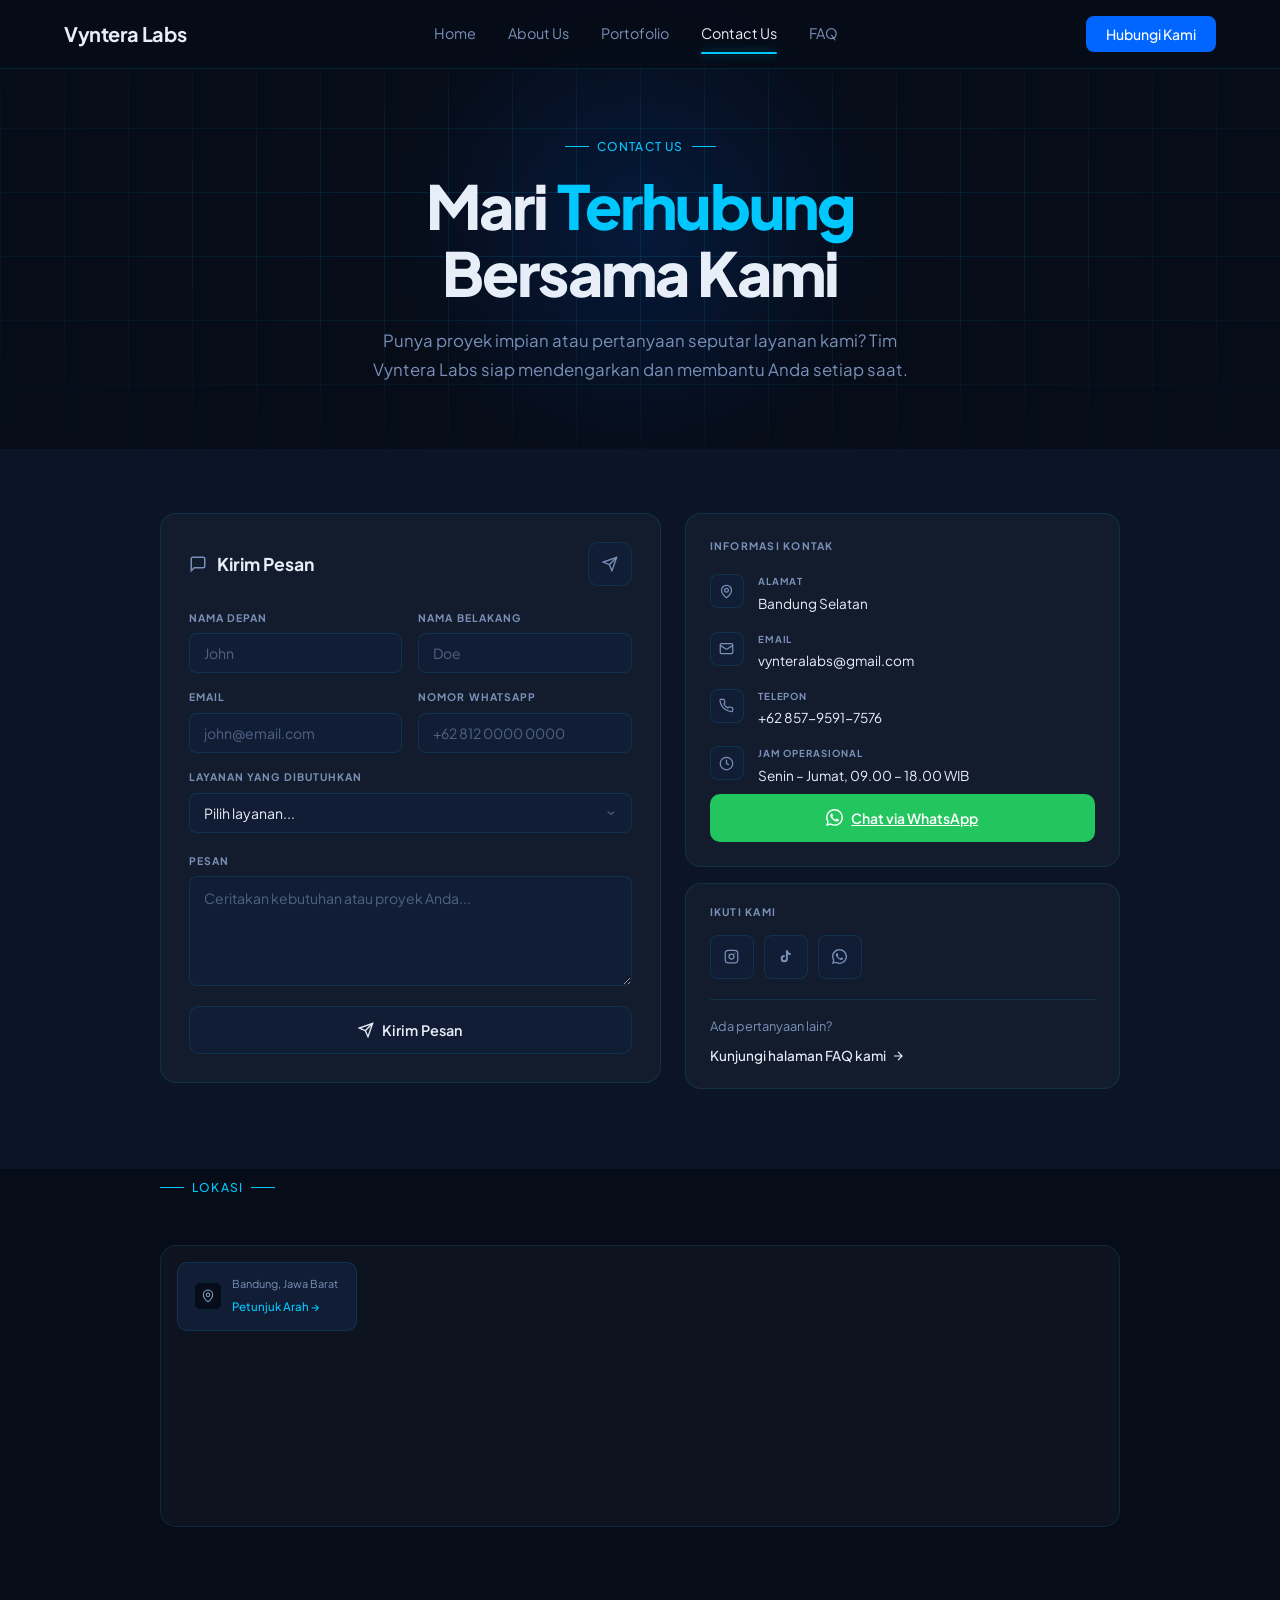
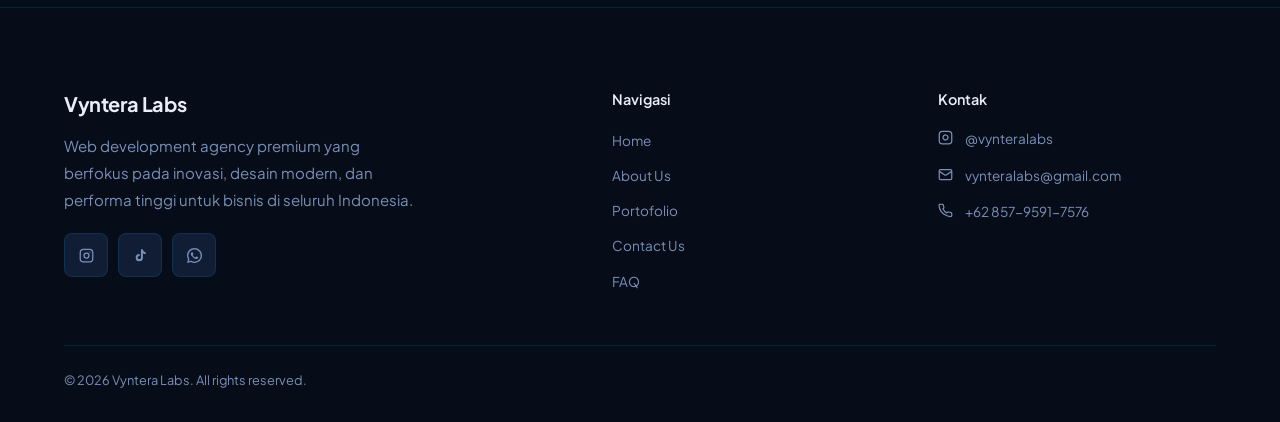
<file: contact.html>
<!DOCTYPE html>
<html lang="id">
<head>
<meta charset="UTF-8" />
<meta name="viewport" content="width=device-width, initial-scale=1.0" />
<title>Vyntera Labs – Wujudkan Website Impianmu</title>
<link rel="icon" type="image/svg+xml" href="image/logo.svg" />
<link rel="preconnect" href="https://fonts.googleapis.com" />
<link rel="preconnect" href="https://fonts.gstatic.com" crossorigin />
<link href="https://fonts.googleapis.com/css2?family=Plus+Jakarta+Sans:wght@400;500;600;700;800&display=swap" rel="stylesheet" />
<link rel="stylesheet" href="Style/contact.css" />
<style>
  .form-status {
    display: none;
    margin-top: 14px;
    padding: 12px 16px;
    border-radius: 10px;
    font-size: 14px;
    font-weight: 500;
    line-height: 1.5;
  }
  .form-status.success {
    background: rgba(34, 197, 94, 0.12);
    color: #16a34a;
    border: 1px solid rgba(34, 197, 94, 0.3);
  }
  .form-status.error {
    background: rgba(239, 68, 68, 0.12);
    color: #dc2626;
    border: 1px solid rgba(239, 68, 68, 0.3);
  }
  .form-status.info {
    background: rgba(59, 130, 246, 0.12);
    color: #2563eb;
    border: 1px solid rgba(59, 130, 246, 0.3);
  }
  .btn-submit:disabled {
    opacity: 0.6;
    cursor: not-allowed;
  }
</style>
</head>
<body>

<!-- NAV -->
<nav>
  <a class="nav-logo" href="#">Vyntera Labs</a>
  <ul class="nav-links">
    <li><a href="index.html">Home</a></li>
    <li><a href="about.html">About Us</a></li>
    <li><a href="portofolio.html">Portofolio</a></li>
    <li><a href="contact.html" class="active">Contact Us</a></li>
    <li><a href="faq.html">FAQ</a></li>
  </ul>
  <button class="btn-nav">Hubungi Kami</button>
</nav>

<!-- HERO -->
<section class="hero-contact">
  <div class="grid-bg"></div>
  <div class="glow"></div>
  <div class="hero-contact-content fade-up">
    <span class="section-label">Contact Us</span>
    <h1>Mari <span>Terhubung</span><br>Bersama Kami</h1>
    <p>Punya proyek impian atau pertanyaan seputar layanan kami? Tim Vyntera Labs siap mendengarkan dan membantu Anda setiap saat.</p>
  </div>
</section>

<!-- CONTACT SECTION -->
<section class="contact-section">
  <div class="contact-wrapper">

    <!-- FORM CARD -->
    <div class="form-card fade-up">
      <div class="card-glow"></div>

      <div class="form-card-header">
        <svg width="18" height="18" fill="none" stroke="currentColor" stroke-width="2" viewBox="0 0 24 24" style="color:var(--muted)"><path d="M21 15a2 2 0 0 1-2 2H7l-4 4V5a2 2 0 0 1 2-2h14a2 2 0 0 1 2 2z"/></svg>
        <h2>Kirim Pesan</h2>
        <div class="send-icon">
          <svg width="16" height="16" fill="none" stroke="currentColor" stroke-width="2" viewBox="0 0 24 24"><path d="m22 2-7 20-4-9-9-4 20-7z"/><path d="M22 2 11 13"/></svg>
        </div>
      </div>

      <form id="contactForm" action="https://formsubmit.co/vynteralabs@gmail.com" method="POST">
        <input type="hidden" name="_subject" value="Pesan Baru dari Website Vyntera Labs" />
        <input type="hidden" name="_template" value="table" />
        <input type="hidden" name="_captcha" value="false" />
        <input type="text" name="_honey" style="display:none" tabindex="-1" autocomplete="off" />

        <div class="form-grid">
          <div class="form-group">
            <label>Nama Depan</label>
            <input type="text" name="first_name" placeholder="John" required />
          </div>
          <div class="form-group">
            <label>Nama Belakang</label>
            <input type="text" name="last_name" placeholder="Doe" required />
          </div>
          <div class="form-group">
            <label>Email</label>
            <input type="email" name="email" placeholder="john@email.com" required />
          </div>
          <div class="form-group">
            <label>Nomor WhatsApp</label>
            <input type="tel" name="whatsapp" placeholder="+62 812 0000 0000" required />
          </div>
        </div>

        <div class="form-group full">
          <label>Layanan yang Dibutuhkan</label>
          <select name="service" required>
            <option value="" disabled selected>Pilih layanan...</option>
            <option>Landing Page</option>
            <option>Company Profile</option>
            <option>Web Application</option>
            <option>UI/UX Design</option>
            <option>Maintenance & Support</option>
            <option>Lainnya</option>
          </select>
        </div>

        <div class="form-group full">
          <label>Pesan</label>
          <textarea name="message" placeholder="Ceritakan kebutuhan atau proyek Anda..." required></textarea>
        </div>

        <button type="submit" class="btn-submit">
          <svg width="16" height="16" fill="none" stroke="currentColor" stroke-width="2" viewBox="0 0 24 24"><path d="m22 2-7 20-4-9-9-4 20-7z"/><path d="M22 2 11 13"/></svg>
          <span class="btn-submit-text">Kirim Pesan</span>
        </button>

        <div id="formStatus" class="form-status"></div>
      </form>
    </div>

    <!-- RIGHT COLUMN -->
    <div class="right-col fade-up">

      <!-- INFO CARD -->
      <div class="info-card">
        <div class="card-glow"></div>
        <p class="info-card-label">Informasi Kontak</p>

        <div class="info-item">
          <div class="info-icon">
            <svg width="15" height="15" fill="none" stroke="currentColor" stroke-width="2" viewBox="0 0 24 24"><path d="M20 10c0 6-8 12-8 12s-8-6-8-12a8 8 0 0 1 16 0Z"/><circle cx="12" cy="10" r="3"/></svg>
          </div>
          <div>
            <p class="info-item-label">Alamat</p>
            <p class="info-item-value">Bandung Selatan</p>
          </div>
        </div>

        <div class="info-item">
          <div class="info-icon">
            <svg width="15" height="15" fill="none" stroke="currentColor" stroke-width="2" viewBox="0 0 24 24"><rect width="20" height="16" x="2" y="4" rx="2"/><path d="m22 7-8.97 5.7a1.94 1.94 0 0 1-2.06 0L2 7"/></svg>
          </div>
          <div>
            <p class="info-item-label">Email</p>
            <p class="info-item-value">vynteralabs@gmail.com</p>
          </div>
        </div>

        <div class="info-item">
          <div class="info-icon">
            <svg width="15" height="15" fill="none" stroke="currentColor" stroke-width="2" viewBox="0 0 24 24"><path d="M22 16.92v3a2 2 0 0 1-2.18 2 19.79 19.79 0 0 1-8.63-3.07A19.5 19.5 0 0 1 4.69 13a19.79 19.79 0 0 1-3.07-8.67A2 2 0 0 1 3.6 2h3a2 2 0 0 1 2 1.72c.127.96.361 1.903.7 2.81a2 2 0 0 1-.45 2.11L7.91 9.56a16 16 0 0 0 6.29 6.29l.94-.94a2 2 0 0 1 2.11-.45c.907.339 1.85.573 2.81.7A2 2 0 0 1 22 17z"/></svg>
          </div>
          <div>
            <p class="info-item-label">Telepon</p>
            <p class="info-item-value">+62 857-9591-7576</p>
          </div>
        </div>

        <div class="info-item" style="margin-bottom:0">
          <div class="info-icon">
            <svg width="15" height="15" fill="none" stroke="currentColor" stroke-width="2" viewBox="0 0 24 24"><circle cx="12" cy="12" r="10"/><path d="M12 6v6l4 2"/></svg>
          </div>
          <div>
            <p class="info-item-label">Jam Operasional</p>
            <p class="info-item-value">Senin – Jumat, 09.00 – 18.00 WIB</p>
          </div>
        </div>

        <a href="https://wa.me/6285795917576" target="_blank" rel="noopener" class="btn-wa">
          <svg width="17" height="17" fill="currentColor" viewBox="0 0 24 24"><path d="M17.472 14.382c-.297-.149-1.758-.867-2.03-.967-.273-.099-.471-.148-.67.15-.197.297-.767.966-.94 1.164-.173.199-.347.223-.644.075-.297-.15-1.255-.463-2.39-1.475-.883-.788-1.48-1.761-1.653-2.059-.173-.297-.018-.458.13-.606.134-.133.298-.347.446-.52.149-.174.198-.298.298-.497.099-.198.05-.371-.025-.52-.075-.149-.669-1.612-.916-2.207-.242-.579-.487-.5-.669-.51-.173-.008-.371-.01-.57-.01-.198 0-.52.074-.792.372-.272.297-1.04 1.016-1.04 2.479 0 1.462 1.065 2.875 1.213 3.074.149.198 2.096 3.2 5.077 4.487.709.306 1.262.489 1.694.625.712.227 1.36.195 1.871.118.571-.085 1.758-.719 2.006-1.413.248-.694.248-1.289.173-1.413-.074-.124-.272-.198-.57-.347m-5.421 7.403h-.004a9.87 9.87 0 0 1-5.031-1.378l-.361-.214-3.741.982.998-3.648-.235-.374a9.86 9.86 0 0 1-1.51-5.26c.001-5.45 4.436-9.884 9.888-9.884 2.64 0 5.122 1.03 6.988 2.898a9.825 9.825 0 0 1 2.893 6.994c-.003 5.45-4.437 9.884-9.885 9.884m8.413-18.297A11.815 11.815 0 0 0 12.05 0C5.495 0 .16 5.335.157 11.892c0 2.096.547 4.142 1.588 5.945L.057 24l6.305-1.654a11.882 11.882 0 0 0 5.683 1.448h.005c6.554 0 11.89-5.335 11.893-11.893a11.821 11.821 0 0 0-3.48-8.413z"/></svg>
          Chat via WhatsApp
        </a>
      </div>

      <!-- FOLLOW CARD -->
      <div class="follow-card">
        <div class="card-glow"></div>
        <p class="follow-label">Ikuti Kami</p>
        <div class="follow-icons">
         <a
  class="follow-icon-btn"
  href="https://www.instagram.com/vynteralabs?igsh=c3JsMW55Ymhma3Zh"
  target="_blank"
  rel="noopener"
  aria-label="Instagram"
>
  <svg width="15" height="15" fill="none" stroke="currentColor" stroke-width="2" viewBox="0 0 24 24">
    <rect width="20" height="20" x="2" y="2" rx="5" />
    <circle cx="12" cy="12" r="4" />
    <circle cx="17.5" cy="6.5" r="1" fill="currentColor" stroke="none" />
  </svg>
</a>

<a
  class="follow-icon-btn"
  href="https://www.tiktok.com/@vyntera_labs?is_from_webapp=1&sender_device=pc"
  target="_blank"
  rel="noopener"
  aria-label="TikTok"
>
  <svg width="15" height="15" viewBox="0 0 24 24" fill="currentColor">
    <path d="M19.59 6.69a4.83 4.83 0 0 1-3.77-4.35V2h-3.09v13.39a2.67 2.67 0 1 1-2.67-2.67c.21 0 .42.03.62.08V9.65c-.2-.02-.41-.03-.62-.03A5.76 5.76 0 1 0 15.82 15V8.24a7.88 7.88 0 0 0 4.59 1.47V6.69h-.82z" />
  </svg>
</a>

<a
  class="follow-icon-btn"
  href="https://wa.me/6285795917576"
  target="_blank"
  rel="noopener"
  aria-label="WhatsApp"
>
  <svg width="15" height="15" viewBox="0 0 24 24" fill="currentColor">
    <path d="M20.52 3.48A11.82 11.82 0 0 0 12.04 0C5.42 0 .04 5.38.04 12c0 2.12.55 4.19 1.6 6.02L0 24l6.18-1.62A11.94 11.94 0 0 0 12.04 24c6.62 0 12-5.38 12-12 0-3.2-1.25-6.21-3.52-8.52ZM12.04 21.86c-1.81 0-3.58-.49-5.12-1.41l-.37-.22-3.67.96.98-3.58-.24-.37A9.8 9.8 0 0 1 2.24 12c0-5.4 4.4-9.8 9.8-9.8 2.62 0 5.09 1.02 6.94 2.88a9.75 9.75 0 0 1 2.86 6.92c0 5.4-4.4 9.86-9.8 9.86Zm5.38-7.36c-.29-.15-1.73-.85-2-.95-.27-.1-.47-.15-.66.15-.2.29-.76.95-.94 1.15-.17.2-.34.22-.63.07-.29-.15-1.23-.45-2.34-1.44-.87-.77-1.46-1.72-1.63-2.01-.17-.29-.02-.45.13-.6.13-.13.29-.34.44-.51.15-.17.2-.29.29-.49.1-.2.05-.37-.02-.51-.07-.15-.66-1.58-.9-2.17-.24-.57-.48-.49-.66-.5h-.56c-.2 0-.51.07-.78.37-.27.29-1.02 1-.99 2.43.02 1.44 1.04 2.83 1.18 3.02.15.2 2.03 3.11 4.92 4.35.69.29 1.23.46 1.65.59.69.22 1.31.19 1.8.12.55-.08 1.73-.71 1.97-1.39.24-.68.24-1.27.17-1.39-.07-.12-.27-.19-.56-.34Z" />
  </svg>
</a>
          </button>
        </div>
        <div class="faq-link-wrap">
          <p>Ada pertanyaan lain?</p>
          <a href="faq.html" class="faq-link">
            Kunjungi halaman FAQ kami
            <svg width="14" height="14" fill="none" stroke="currentColor" stroke-width="2" viewBox="0 0 24 24"><path d="M5 12h14M12 5l7 7-7 7"/></svg>
          </a>
        </div>
      </div>

    </div>
  </div>
</section>
<!-- MAP SECTION -->
<div class="map-section">
  <div class="map-header fade-up">
    <span class="section-label">Lokasi</span>
  </div>
  <div class="map-wrapper fade-up">
    <div class="map-pin-card">
      <div class="map-pin-icon">
        <svg width="14" height="14" fill="none" stroke="currentColor" stroke-width="2" viewBox="0 0 24 24">
          <path d="M20 10c0 6-8 12-8 12s-8-6-8-12a8 8 0 0 1 16 0Z"/>
          <circle cx="12" cy="10" r="3"/>
        </svg>
      </div>
      <div>
        <p class="pin-sub">Bandung, Jawa Barat</p>
        <a href="https://maps.google.com/maps?q=Alun-Alun+Bandung" target="_blank" class="pin-direction">
          Petunjuk Arah →
        </a>
      </div>
    </div>
    <iframe
      src="https://www.google.com/maps/embed?pb=!1m18!1m12!1m3!1d3960.7!2d107.6097!3d-6.9218!2m3!1f0!2f0!3f0!3m2!1i1024!2i768!4f13.1!3m3!1m2!1s0x2e68e64c5e8866cx%3A0x9c39b479d1db5e!2sAlun-Alun+Bandung!5e0!3m2!1sid!2sid!4v1700000000000"
      allowfullscreen=""
      loading="lazy">
    </iframe>
  </div>
</div>
<!-- FOOTER -->
<footer>
  <div class="footer-grid">
    <div class="footer-brand">
      <a class="nav-logo" href="#">Vyntera Labs</a>
      <p>Web development agency premium yang berfokus pada inovasi, desain modern, dan performa tinggi untuk bisnis di seluruh Indonesia.</p>
      <div class="footer-socials">
      <div class="follow-icons">
        <a
  class="follow-icon-btn"
  href="https://www.instagram.com/vynteralabs?igsh=c3JsMW55Ymhma3Zh"
  target="_blank"
  rel="noopener"
  aria-label="Instagram"
>
  <svg width="15" height="15" fill="none" stroke="currentColor" stroke-width="2" viewBox="0 0 24 24">
    <rect width="20" height="20" x="2" y="2" rx="5" />
    <circle cx="12" cy="12" r="4" />
    <circle cx="17.5" cy="6.5" r="1" fill="currentColor" stroke="none" />
  </svg>
</a>

<a
  class="follow-icon-btn"
  href="https://www.tiktok.com/@vyntera_labs?is_from_webapp=1&sender_device=pc"
  target="_blank"
  rel="noopener"
  aria-label="TikTok"
>
  <svg width="15" height="15" viewBox="0 0 24 24" fill="currentColor">
    <path d="M19.59 6.69a4.83 4.83 0 0 1-3.77-4.35V2h-3.09v13.39a2.67 2.67 0 1 1-2.67-2.67c.21 0 .42.03.62.08V9.65c-.2-.02-.41-.03-.62-.03A5.76 5.76 0 1 0 15.82 15V8.24a7.88 7.88 0 0 0 4.59 1.47V6.69h-.82z" />
  </svg>
</a>

<a
  class="follow-icon-btn"
  href="https://wa.me/6285795917576"
  target="_blank"
  rel="noopener"
  aria-label="WhatsApp"
>
  <svg width="15" height="15" viewBox="0 0 24 24" fill="currentColor">
    <path d="M20.52 3.48A11.82 11.82 0 0 0 12.04 0C5.42 0 .04 5.38.04 12c0 2.12.55 4.19 1.6 6.02L0 24l6.18-1.62A11.94 11.94 0 0 0 12.04 24c6.62 0 12-5.38 12-12 0-3.2-1.25-6.21-3.52-8.52ZM12.04 21.86c-1.81 0-3.58-.49-5.12-1.41l-.37-.22-3.67.96.98-3.58-.24-.37A9.8 9.8 0 0 1 2.24 12c0-5.4 4.4-9.8 9.8-9.8 2.62 0 5.09 1.02 6.94 2.88a9.75 9.75 0 0 1 2.86 6.92c0 5.4-4.4 9.86-9.8 9.86Zm5.38-7.36c-.29-.15-1.73-.85-2-.95-.27-.1-.47-.15-.66.15-.2.29-.76.95-.94 1.15-.17.2-.34.22-.63.07-.29-.15-1.23-.45-2.34-1.44-.87-.77-1.46-1.72-1.63-2.01-.17-.29-.02-.45.13-.6.13-.13.29-.34.44-.51.15-.17.2-.29.29-.49.1-.2.05-.37-.02-.51-.07-.15-.66-1.58-.9-2.17-.24-.57-.48-.49-.66-.5h-.56c-.2 0-.51.07-.78.37-.27.29-1.02 1-.99 2.43.02 1.44 1.04 2.83 1.18 3.02.15.2 2.03 3.11 4.92 4.35.69.29 1.23.46 1.65.59.69.22 1.31.19 1.8.12.55-.08 1.73-.71 1.97-1.39.24-.68.24-1.27.17-1.39-.07-.12-.27-.19-.56-.34Z" />
  </svg>
</a>
          </button>
        </div>
      </div>
    </div>

    <div>
      <h4>Navigasi</h4>
      <ul>
        <li><a href="index.html">Home</a></li>
        <li><a href="about.html">About Us</a></li>
        <li><a href="portofolio.html">Portofolio</a></li>
        <li><a href="contact.html">Contact Us</a></li>
        <li><a href="faq.html">FAQ</a></li>
      </ul>
    </div>

    <div>
      <h4>Kontak</h4>
      <div class="footer-contact-item">
      <svg width="15" height="15" fill="none" stroke="currentColor" stroke-width="2" viewBox="0 0 24 24">
      <rect x="2" y="2" width="20" height="20" rx="5" ry="5"/>
      <path d="M16 11.37A4 4 0 1 1 12.63 8 4 4 0 0 1 16 11.37z"/>
      <line x1="17.5" y1="6.5" x2="17.51" y2="6.5"/>
    </svg>
  <span>@vynteralabs</span>
</div>
      <div class="footer-contact-item">
        <svg width="15" height="15" fill="none" stroke="currentColor" stroke-width="2" viewBox="0 0 24 24"><rect width="20" height="16" x="2" y="4" rx="2"/><path d="m22 7-8.97 5.7a1.94 1.94 0 0 1-2.06 0L2 7"/></svg>
        <span>vynteralabs@gmail.com</span>
      </div>
      <div class="footer-contact-item">
        <svg width="15" height="15" fill="none" stroke="currentColor" stroke-width="2" viewBox="0 0 24 24"><path d="M22 16.92v3a2 2 0 0 1-2.18 2 19.79 19.79 0 0 1-8.63-3.07A19.5 19.5 0 0 1 4.69 13a19.79 19.79 0 0 1-3.07-8.67A2 2 0 0 1 3.6 2h3a2 2 0 0 1 2 1.72c.127.96.361 1.903.7 2.81a2 2 0 0 1-.45 2.11L7.91 9.56a16 16 0 0 0 6.29 6.29l.94-.94a2 2 0 0 1 2.11-.45c.907.339 1.85.573 2.81.7A2 2 0 0 1 22 17z"/></svg>
        <span>+62 857-9591-7576</span>
      </div>
    </div>
  </div>

  <div class="footer-bottom">
    <p>© 2026 Vyntera Labs. All rights reserved.</p>
  </div>
</footer>

<script>
  /* Scroll animation */
  const observer = new IntersectionObserver((entries) => {
    entries.forEach(e => { if (e.isIntersecting) e.target.classList.add('visible'); });
  }, { threshold: 0.12 });
  document.querySelectorAll('.fade-up').forEach(el => observer.observe(el));

  /* ===== Contact form submission ===== */
  const contactForm = document.getElementById('contactForm');
  const formStatus = document.getElementById('formStatus');
  const submitBtn = contactForm.querySelector('.btn-submit');
  const submitBtnText = submitBtn.querySelector('.btn-submit-text');

  function showStatus(message, type) {
    formStatus.textContent = message;
    formStatus.className = 'form-status ' + type;
    formStatus.style.display = 'block';
  }

  function setLoading(isLoading) {
    submitBtn.disabled = isLoading;
    submitBtnText.textContent = isLoading ? 'Mengirim...' : 'Kirim Pesan';
  }

  contactForm.addEventListener('submit', async function (e) {
    e.preventDefault();
    setLoading(true);
    formStatus.style.display = 'none';

    const formData = new FormData(contactForm);
    const payload = {};
    formData.forEach((value, key) => { payload[key] = value; });

    try {
      const response = await fetch('https://formsubmit.co/ajax/vynteralabs@gmail.com', {
        method: 'POST',
        headers: {
          'Content-Type': 'application/json',
          'Accept': 'application/json'
        },
        body: JSON.stringify(payload)
      });

      let data = null;
      try { data = await response.json(); } catch (_) {}

      if (response.ok && data && (data.success === true || data.success === 'true')) {
        showStatus('Pesan berhasil terkirim! Tim kami akan segera menghubungi Anda.', 'success');
        setLoading(false);
        return;
      }

      throw new Error((data && data.message) || 'Gagal mengirim via AJAX');

    } catch (err) {
      console.warn('AJAX submit gagal, fallback ke submit form biasa:', err);
      showStatus('Mengirim pesan, mohon tunggu...', 'info');
      contactForm.submit();
    }
  });
</script>
<script src="script.js"></script>

</body>
</html>
</file>
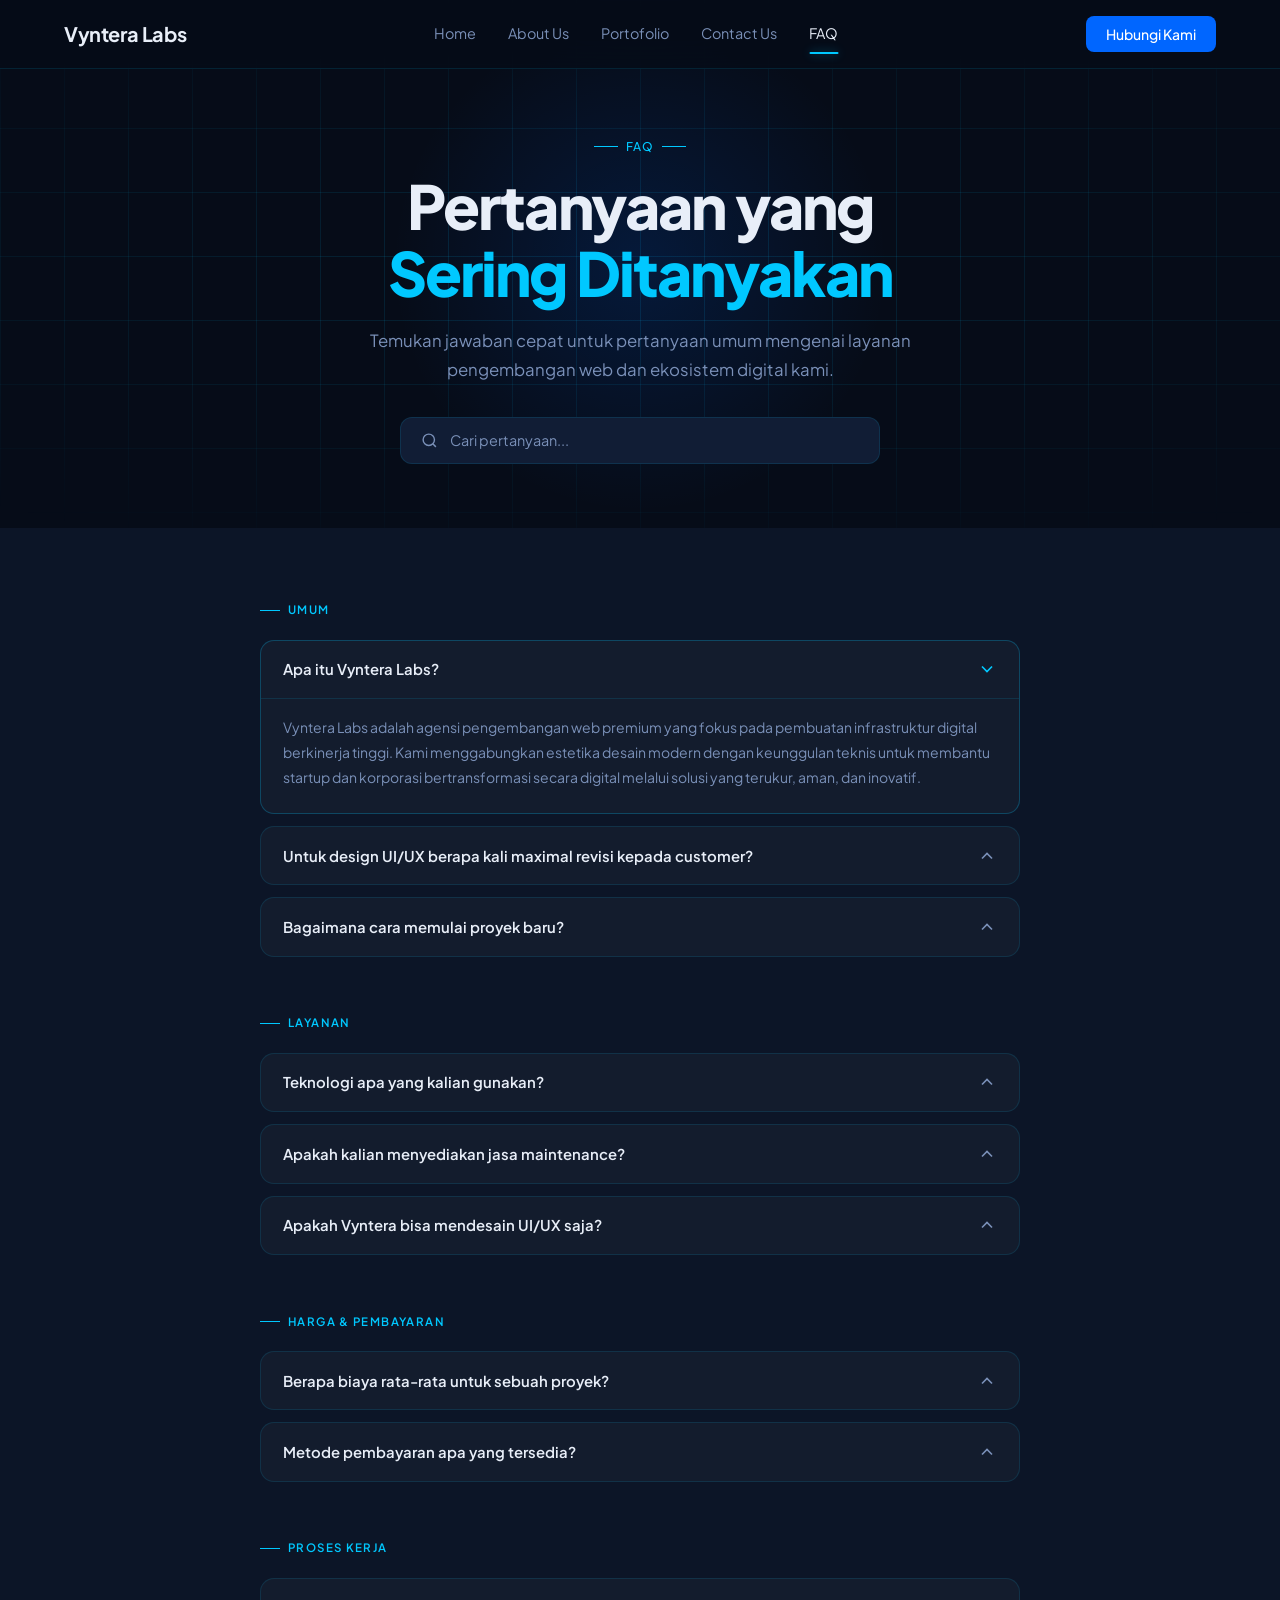
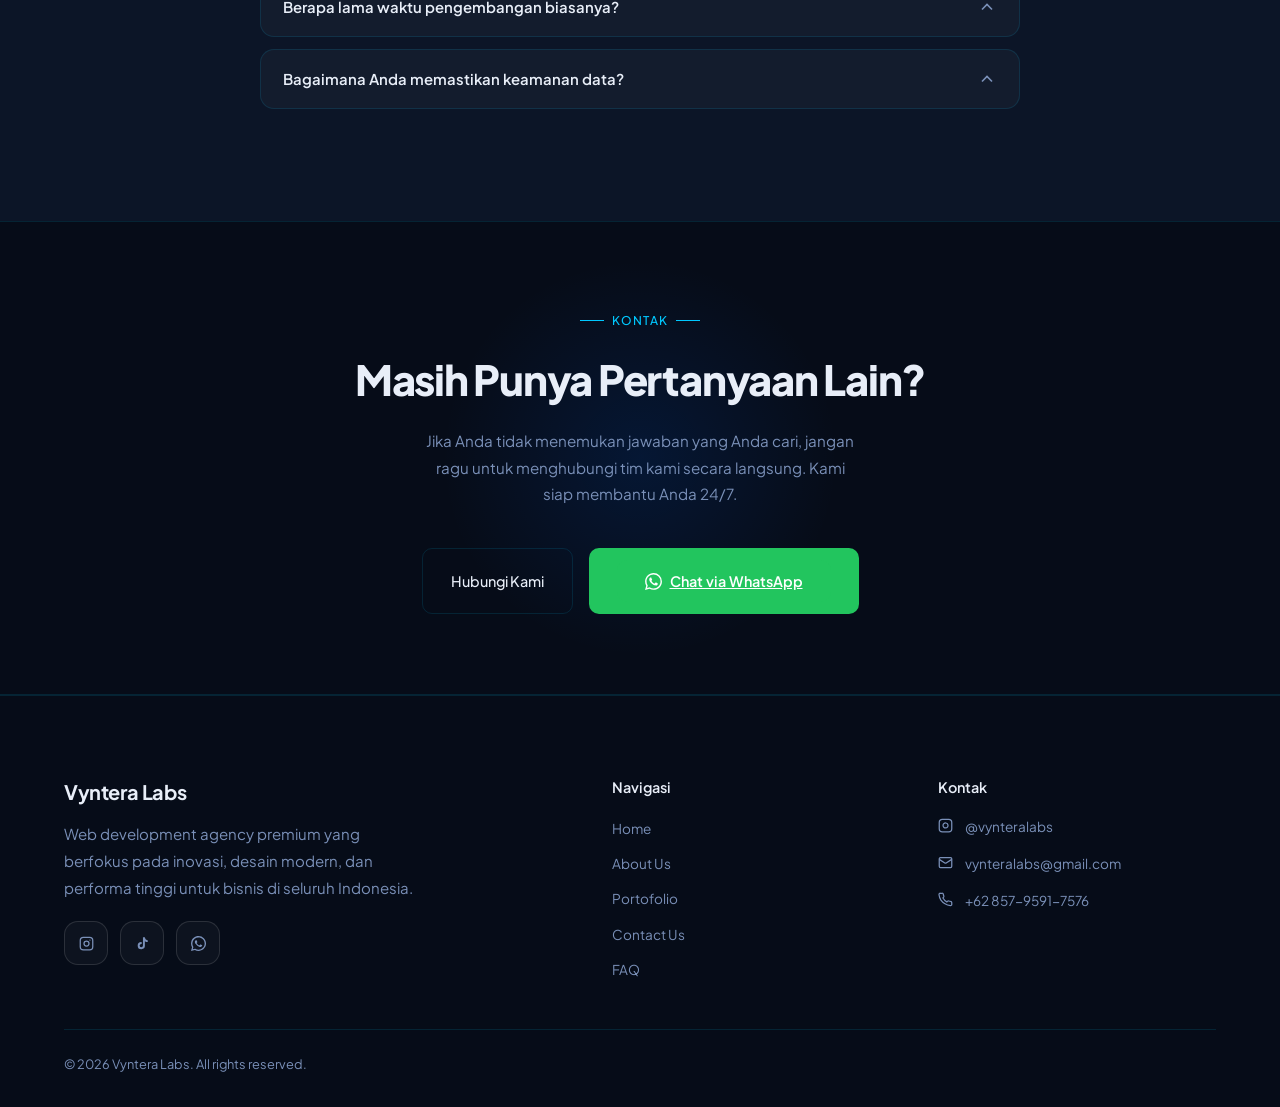
<file: faq.html>
<!DOCTYPE html>
<html lang="id">
<head>
<meta charset="UTF-8" />
<meta name="viewport" content="width=device-width, initial-scale=1.0" />
<title>Vyntera Labs – Wujudkan Website Impianmu</title>
<link rel="icon" type="image/svg+xml" href="image/logo.svg" />
<link rel="preconnect" href="https://fonts.googleapis.com" />
<link rel="preconnect" href="https://fonts.gstatic.com" crossorigin />
<link href="https://fonts.googleapis.com/css2?family=Plus+Jakarta+Sans:wght@400;500;600;700;800&display=swap" rel="stylesheet" />
<link rel="stylesheet" href="Style/faq.css" />
</head>
<body>

<!-- NAV -->
<nav>
  <a class="nav-logo" href="#">Vyntera Labs</a>
  <ul class="nav-links">
    <li><a href="index.html">Home</a></li>
    <li><a href="about.html">About Us</a></li>
    <li><a href="portofolio.html">Portofolio</a></li>
    <li><a href="contact.html">Contact Us</a></li>
    <li><a href="faq.html" class="active">FAQ</a></li>
  </ul>
  <button class="btn-nav">Hubungi Kami</button>
</nav>

<!-- HERO -->
<section class="hero-faq">
  <div class="grid-bg"></div>
  <div class="glow"></div>
  <div class="hero-faq-content fade-up">
    <span class="section-label">FAQ</span>
    <h1>Pertanyaan yang<br><span>Sering Ditanyakan</span></h1>
    <p>Temukan jawaban cepat untuk pertanyaan umum mengenai layanan pengembangan web dan ekosistem digital kami.</p>
    <div class="search-bar">
      <svg width="17" height="17" fill="none" stroke="currentColor" stroke-width="2" viewBox="0 0 24 24"><circle cx="11" cy="11" r="8"/><path d="m21 21-4.35-4.35"/></svg>
      <input type="text" placeholder="Cari pertanyaan..." id="searchInput" oninput="filterFAQ(this.value)" />
    </div>
  </div>
</section>

<!-- FAQ CONTENT -->
<div class="faq-content" id="faqContent">
  <div class="faq-inner">

    <!-- UMUM -->
    <div class="faq-section fade-up">
      <p class="faq-section-label">Umum</p>

      <div class="faq-item open">
        <div class="faq-question" onclick="toggleFAQ(this)">
          <span>Apa itu Vyntera Labs?</span>
          <svg class="faq-icon" fill="none" stroke="currentColor" stroke-width="2" viewBox="0 0 24 24"><path d="m18 15-6-6-6 6"/></svg>
        </div>
        <div class="faq-answer">
          <p>Vyntera Labs adalah agensi pengembangan web premium yang fokus pada pembuatan infrastruktur digital berkinerja tinggi. Kami menggabungkan estetika desain modern dengan keunggulan teknis untuk membantu startup dan korporasi bertransformasi secara digital melalui solusi yang terukur, aman, dan inovatif.</p>
        </div>
      </div>

      <div class="faq-item">
        <div class="faq-question" onclick="toggleFAQ(this)">
          <span>Untuk design UI/UX berapa kali maximal revisi kepada customer?</span>
          <svg class="faq-icon" fill="none" stroke="currentColor" stroke-width="2" viewBox="0 0 24 24"><path d="m18 15-6-6-6 6"/></svg>
        </div>
        <div class="faq-answer">
          <p>Kantor kami menyediakan revisi dalam design sampai customer puas</p>
        </div>
      </div>

      <div class="faq-item">
        <div class="faq-question" onclick="toggleFAQ(this)">
          <span>Bagaimana cara memulai proyek baru?</span>
          <svg class="faq-icon" fill="none" stroke="currentColor" stroke-width="2" viewBox="0 0 24 24"><path d="m18 15-6-6-6 6"/></svg>
        </div>
        <div class="faq-answer">
          <p>Cukup hubungi kami melalui halaman Contact Us atau klik tombol "Hubungi Kami". Tim kami akan menjadwalkan sesi konsultasi gratis untuk memahami kebutuhan bisnis Anda dan memberikan proposal yang sesuai.</p>
        </div>
      </div>
    </div>

    <!-- LAYANAN -->
    <div class="faq-section fade-up">
      <p class="faq-section-label">Layanan</p>

      <div class="faq-item">
        <div class="faq-question" onclick="toggleFAQ(this)">
          <span>Teknologi apa yang kalian gunakan?</span>
          <svg class="faq-icon" fill="none" stroke="currentColor" stroke-width="2" viewBox="0 0 24 24"><path d="m18 15-6-6-6 6"/></svg>
        </div>
        <div class="faq-answer">
          <p>Kami menggunakan stack teknologi modern termasuk Native (HTML, CSS, JS) dan untuk faktor pendukung lainnya seperti hosting dan domain menggunakan hostinger.</p>
        </div>
      </div>

      <div class="faq-item">
        <div class="faq-question" onclick="toggleFAQ(this)">
          <span>Apakah kalian menyediakan jasa maintenance?</span>
          <svg class="faq-icon" fill="none" stroke="currentColor" stroke-width="2" viewBox="0 0 24 24"><path d="m18 15-6-6-6 6"/></svg>
        </div>
        <div class="faq-answer">
          <p>Ya, kami menyediakan jasa maintenance pada customer yang membuat website melalui agency kami dan tidak dikenakan harga (free).</p>
        </div>
      </div>

      <div class="faq-item">
        <div class="faq-question" onclick="toggleFAQ(this)">
          <span>Apakah Vyntera bisa mendesain UI/UX saja?</span>
          <svg class="faq-icon" fill="none" stroke="currentColor" stroke-width="2" viewBox="0 0 24 24"><path d="m18 15-6-6-6 6"/></svg>
        </div>
        <div class="faq-answer">
          <p>Tentu! Kami menerima proyek desain UI/UX standalone tanpa pengembangan, mencakup wireframing, prototyping di Figma, design system, hingga user testing.</p>
        </div>
      </div>
    </div>

    <!-- HARGA & PEMBAYARAN -->
    <div class="faq-section fade-up">
      <p class="faq-section-label">Harga & Pembayaran</p>

      <div class="faq-item">
        <div class="faq-question" onclick="toggleFAQ(this)">
          <span>Berapa biaya rata-rata untuk sebuah proyek?</span>
          <svg class="faq-icon" fill="none" stroke="currentColor" stroke-width="2" viewBox="0 0 24 24"><path d="m18 15-6-6-6 6"/></svg>
        </div>
        <div class="faq-answer">
          <p>Biaya proyek sangat bervariasi tergantung kompleksitas. Landing page sederhana mulai dari Rp 700.000</p>
        </div>
      </div>

      <div class="faq-item">
        <div class="faq-question" onclick="toggleFAQ(this)">
          <span>Metode pembayaran apa yang tersedia?</span>
          <svg class="faq-icon" fill="none" stroke="currentColor" stroke-width="2" viewBox="0 0 24 24"><path d="m18 15-6-6-6 6"/></svg>
        </div>
        <div class="faq-answer">
          <p>Kami menerima transfer bank(BCA) dan dompet digital (Dana). Pembayaran sistem 50% di awal(sebelum build website) dan 50% setelah proyek selesai(project yang dihosting free telah disetujui customer).</p>
        </div>
      </div>
    </div>

    <!-- PROSES KERJA -->
    <div class="faq-section fade-up">
      <p class="faq-section-label">Proses Kerja</p>

      <div class="faq-item">
        <div class="faq-question" onclick="toggleFAQ(this)">
          <span>Berapa lama waktu pengembangan biasanya?</span>
          <svg class="faq-icon" fill="none" stroke="currentColor" stroke-width="2" viewBox="0 0 24 24"><path d="m18 15-6-6-6 6"/></svg>
        </div>
        <div class="faq-answer">
          <p>Landing page dapat selesai dalam 5 - 7 hari, website company profile 14 hari, dan website wedding 5 - 7 hari.</p>
        </div>
      </div>

      <div class="faq-item">
        <div class="faq-question" onclick="toggleFAQ(this)">
          <span>Bagaimana Anda memastikan keamanan data?</span>
          <svg class="faq-icon" fill="none" stroke="currentColor" stroke-width="2" viewBox="0 0 24 24"><path d="m18 15-6-6-6 6"/></svg>
        </div>
        <div class="faq-answer">
          <p>Semua proyek menggunakan enkripsi keamanaan dasar SSL, proteksi dari serangan umum (XSS, SQL Injection, CSRF), serta mengikuti standar OWASP. Kami juga melakukan security audit berkala.</p>
        </div>
      </div>
    </div>

    <div id="noResult" style="display:none;">
      <p>Tidak ada pertanyaan yang cocok. Coba kata kunci lain.</p>
    </div>

  </div>
</div>

<!-- CTA -->
<section class="cta-section">
  <div class="glow"></div>
  <div class="cta-inner fade-up">
    <span class="section-label" style="justify-content:center;">Kontak</span>
    <h2>Masih Punya Pertanyaan Lain?</h2>
    <p>Jika Anda tidak menemukan jawaban yang Anda cari, jangan ragu untuk menghubungi tim kami secara langsung. Kami siap membantu Anda 24/7.</p>
    <div class="cta-buttons">
      <button class="btn-outline">Hubungi Kami</button>
      <button class="btn-wa">
        <a href="https://wa.me/6285795917576" target="_blank" rel="noopener" class="btn-wa">
          <svg width="17" height="17" fill="currentColor" viewBox="0 0 24 24"><path d="M17.472 14.382c-.297-.149-1.758-.867-2.03-.967-.273-.099-.471-.148-.67.15-.197.297-.767.966-.94 1.164-.173.199-.347.223-.644.075-.297-.15-1.255-.463-2.39-1.475-.883-.788-1.48-1.761-1.653-2.059-.173-.297-.018-.458.13-.606.134-.133.298-.347.446-.52.149-.174.198-.298.298-.497.099-.198.05-.371-.025-.52-.075-.149-.669-1.612-.916-2.207-.242-.579-.487-.5-.669-.51-.173-.008-.371-.01-.57-.01-.198 0-.52.074-.792.372-.272.297-1.04 1.016-1.04 2.479 0 1.462 1.065 2.875 1.213 3.074.149.198 2.096 3.2 5.077 4.487.709.306 1.262.489 1.694.625.712.227 1.36.195 1.871.118.571-.085 1.758-.719 2.006-1.413.248-.694.248-1.289.173-1.413-.074-.124-.272-.198-.57-.347m-5.421 7.403h-.004a9.87 9.87 0 0 1-5.031-1.378l-.361-.214-3.741.982.998-3.648-.235-.374a9.86 9.86 0 0 1-1.51-5.26c.001-5.45 4.436-9.884 9.888-9.884 2.64 0 5.122 1.03 6.988 2.898a9.825 9.825 0 0 1 2.893 6.994c-.003 5.45-4.437 9.884-9.885 9.884m8.413-18.297A11.815 11.815 0 0 0 12.05 0C5.495 0 .16 5.335.157 11.892c0 2.096.547 4.142 1.588 5.945L.057 24l6.305-1.654a11.882 11.882 0 0 0 5.683 1.448h.005c6.554 0 11.89-5.335 11.893-11.893a11.821 11.821 0 0 0-3.48-8.413z"/></svg>
          Chat via WhatsApp
        </a>
      </button>
    </div>
  </div>
</section>

<!-- FOOTER -->
<footer>
  <div class="footer-grid">
    <div class="footer-brand">
      <a class="nav-logo" href="#">Vyntera Labs</a>
      <p>Web development agency premium yang berfokus pada inovasi, desain modern, dan performa tinggi untuk bisnis di seluruh Indonesia.</p>
      <div class="footer-socials">
        <div class="follow-icons">
         <a
  class="follow-icon-btn"
  href="https://www.instagram.com/vynteralabs?igsh=c3JsMW55Ymhma3Zh"
  target="_blank"
  rel="noopener"
  aria-label="Instagram"
>
  <svg width="15" height="15" fill="none" stroke="currentColor" stroke-width="2" viewBox="0 0 24 24">
    <rect width="20" height="20" x="2" y="2" rx="5" />
    <circle cx="12" cy="12" r="4" />
    <circle cx="17.5" cy="6.5" r="1" fill="currentColor" stroke="none" />
  </svg>
</a>

<a
  class="follow-icon-btn"
  href="https://www.tiktok.com/@vyntera_labs?is_from_webapp=1&sender_device=pc"
  target="_blank"
  rel="noopener"
  aria-label="TikTok"
>
  <svg width="15" height="15" viewBox="0 0 24 24" fill="currentColor">
    <path d="M19.59 6.69a4.83 4.83 0 0 1-3.77-4.35V2h-3.09v13.39a2.67 2.67 0 1 1-2.67-2.67c.21 0 .42.03.62.08V9.65c-.2-.02-.41-.03-.62-.03A5.76 5.76 0 1 0 15.82 15V8.24a7.88 7.88 0 0 0 4.59 1.47V6.69h-.82z" />
  </svg>
</a>

<a
  class="follow-icon-btn"
  href="https://wa.me/6285795917576"
  target="_blank"
  rel="noopener"
  aria-label="WhatsApp"
>
  <svg width="15" height="15" viewBox="0 0 24 24" fill="currentColor">
    <path d="M20.52 3.48A11.82 11.82 0 0 0 12.04 0C5.42 0 .04 5.38.04 12c0 2.12.55 4.19 1.6 6.02L0 24l6.18-1.62A11.94 11.94 0 0 0 12.04 24c6.62 0 12-5.38 12-12 0-3.2-1.25-6.21-3.52-8.52ZM12.04 21.86c-1.81 0-3.58-.49-5.12-1.41l-.37-.22-3.67.96.98-3.58-.24-.37A9.8 9.8 0 0 1 2.24 12c0-5.4 4.4-9.8 9.8-9.8 2.62 0 5.09 1.02 6.94 2.88a9.75 9.75 0 0 1 2.86 6.92c0 5.4-4.4 9.86-9.8 9.86Zm5.38-7.36c-.29-.15-1.73-.85-2-.95-.27-.1-.47-.15-.66.15-.2.29-.76.95-.94 1.15-.17.2-.34.22-.63.07-.29-.15-1.23-.45-2.34-1.44-.87-.77-1.46-1.72-1.63-2.01-.17-.29-.02-.45.13-.6.13-.13.29-.34.44-.51.15-.17.2-.29.29-.49.1-.2.05-.37-.02-.51-.07-.15-.66-1.58-.9-2.17-.24-.57-.48-.49-.66-.5h-.56c-.2 0-.51.07-.78.37-.27.29-1.02 1-.99 2.43.02 1.44 1.04 2.83 1.18 3.02.15.2 2.03 3.11 4.92 4.35.69.29 1.23.46 1.65.59.69.22 1.31.19 1.8.12.55-.08 1.73-.71 1.97-1.39.24-.68.24-1.27.17-1.39-.07-.12-.27-.19-.56-.34Z" />
  </svg>
</a>
          </button>
        </div>
      </div>
    </div>

    <div>
      <h4>Navigasi</h4>
      <ul>
        <li><a href="index.html">Home</a></li>
        <li><a href="about.html">About Us</a></li>
        <li><a href="portofolio.html">Portofolio</a></li>
        <li><a href="contact.html">Contact Us</a></li>
        <li><a href="faq.html">FAQ</a></li>
      </ul>
    </div>

    <div>
      <h4>Kontak</h4>
      <div class="footer-contact-item">
      <svg width="15" height="15" fill="none" stroke="currentColor" stroke-width="2" viewBox="0 0 24 24">
      <rect x="2" y="2" width="20" height="20" rx="5" ry="5"/>
      <path d="M16 11.37A4 4 0 1 1 12.63 8 4 4 0 0 1 16 11.37z"/>
      <line x1="17.5" y1="6.5" x2="17.51" y2="6.5"/>
      </svg>
      <span> @vynteralabs</span>
      </div>
      <div class="footer-contact-item">
        <svg width="15" height="15" fill="none" stroke="currentColor" stroke-width="2" viewBox="0 0 24 24"><rect width="20" height="16" x="2" y="4" rx="2"/><path d="m22 7-8.97 5.7a1.94 1.94 0 0 1-2.06 0L2 7"/></svg>
        <span>vynteralabs@gmail.com</span>
      </div>
      <div class="footer-contact-item">
        <svg width="15" height="15" fill="none" stroke="currentColor" stroke-width="2" viewBox="0 0 24 24"><path d="M22 16.92v3a2 2 0 0 1-2.18 2 19.79 19.79 0 0 1-8.63-3.07A19.5 19.5 0 0 1 4.69 13a19.79 19.79 0 0 1-3.07-8.67A2 2 0 0 1 3.6 2h3a2 2 0 0 1 2 1.72c.127.96.361 1.903.7 2.81a2 2 0 0 1-.45 2.11L7.91 9.56a16 16 0 0 0 6.29 6.29l.94-.94a2 2 0 0 1 2.11-.45c.907.339 1.85.573 2.81.7A2 2 0 0 1 22 17z"/></svg>
        <span>+62 857-9591-7576</span>
      </div>
    </div>
  </div>
  
  <div class="footer-bottom">
    <p>© 2026 Vyntera Labs. All rights reserved.</p>
  </div>
</footer>

<script>
  const observer = new IntersectionObserver((entries) => {
    entries.forEach(e => { if (e.isIntersecting) e.target.classList.add('visible'); });
  }, { threshold: 0.12 });
  document.querySelectorAll('.fade-up').forEach(el => observer.observe(el));

  function toggleFAQ(el) {
    const item = el.closest('.faq-item');
    const isOpen = item.classList.contains('open');
    document.querySelectorAll('.faq-item.open').forEach(i => i.classList.remove('open'));
    if (!isOpen) item.classList.add('open');
  }

  function filterFAQ(query) {
    const q = query.toLowerCase().trim();
    const sections = document.querySelectorAll('.faq-section');
    let anyVisible = false;
    sections.forEach(section => {
      let sectionVisible = false;
      section.querySelectorAll('.faq-item').forEach(item => {
        const text = item.querySelector('.faq-question span').textContent.toLowerCase();
        const ans = item.querySelector('.faq-answer p').textContent.toLowerCase();
        const match = !q || text.includes(q) || ans.includes(q);
        item.style.display = match ? '' : 'none';
        if (match) { sectionVisible = true; anyVisible = true; }
      });
      section.style.display = sectionVisible ? '' : 'none';
    });
    document.getElementById('noResult').style.display = anyVisible || !q ? 'none' : 'block';
  }
</script>
<script src="script.js"></script>

</body>
</html>
</file>
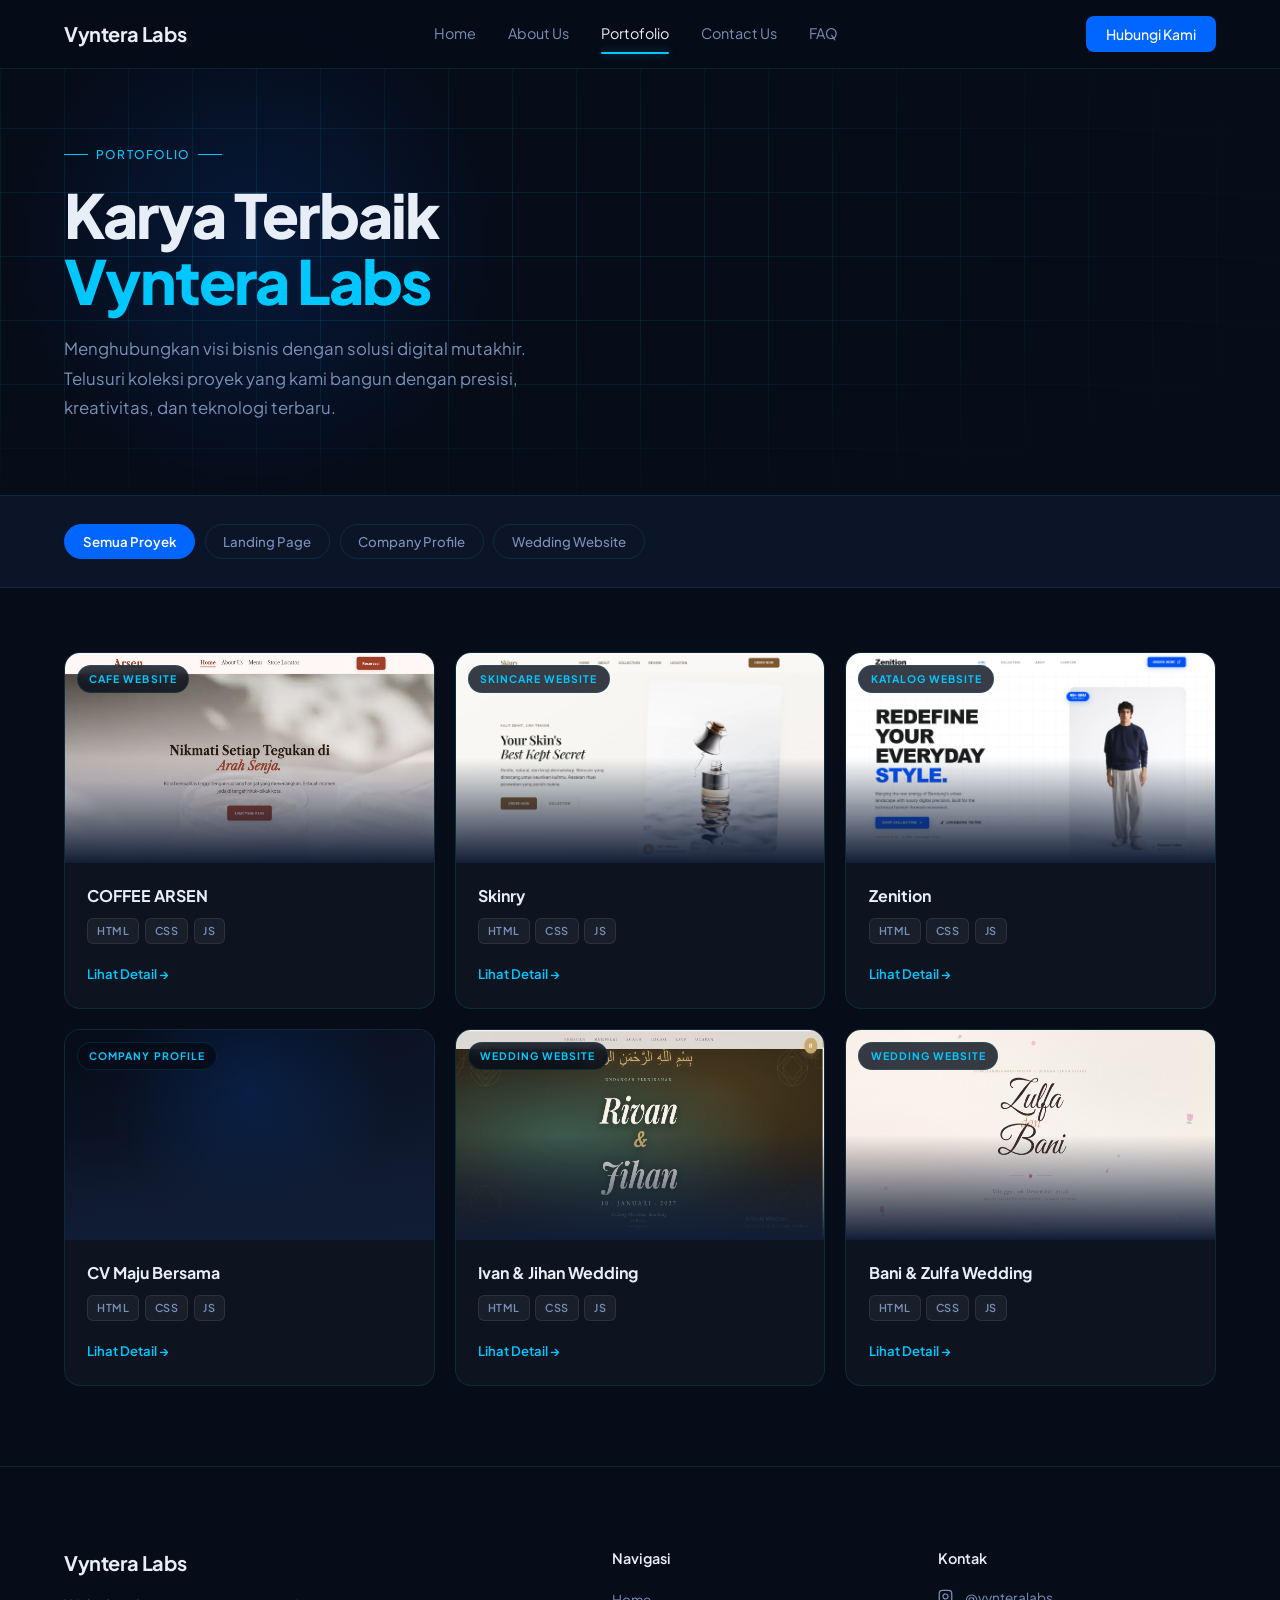
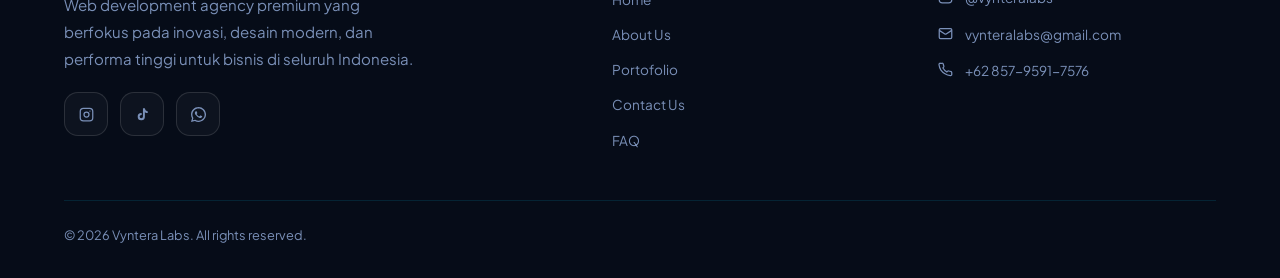
<file: portofolio.html>
<!DOCTYPE html>
<html lang="id">
<head>
<meta charset="UTF-8" />
<meta name="viewport" content="width=device-width, initial-scale=1.0" />
<title>Vyntera Labs – Wujudkan Website Impianmu</title>
<link rel="icon" type="image/svg+xml" href="image/logo.svg" />
<link rel="preconnect" href="https://fonts.googleapis.com" />
<link rel="preconnect" href="https://fonts.gstatic.com" crossorigin />
<link href="https://fonts.googleapis.com/css2?family=Plus+Jakarta+Sans:wght@400;500;600;700;800&display=swap" rel="stylesheet" />
<link rel="stylesheet" href="Style/portofolio.css" />
</head>
<body>

<!-- NAV -->
<nav>
  <a class="nav-logo" href="#">Vyntera Labs</a>
  <ul class="nav-links">
    <li><a href="index.html">Home</a></li>
    <li><a href="about.html">About Us</a></li>
    <li><a href="portofolio.html" class="active">Portofolio</a></li>
    <li><a href="contact.html">Contact Us</a></li>
    <li><a href="faq.html">FAQ</a></li>
  </ul>
  <button class="btn-nav">Hubungi Kami</button>
</nav>

<!-- HERO -->
<section class="hero-porto">
  <div class="grid-bg"></div>
  <div class="glow"></div>
  <div class="hero-porto-content fade-up">
    <span class="section-label">Portofolio</span>
    <h1>Karya Terbaik<br><span>Vyntera Labs</span></h1>
    <p>Menghubungkan visi bisnis dengan solusi digital mutakhir. Telusuri koleksi proyek yang kami bangun dengan presisi, kreativitas, dan teknologi terbaru.</p>
  </div>
</section>

<!-- FILTER BAR -->
<div class="filter-section">
  <div class="filter-bar">
    <button class="filter-btn active" onclick="filterProyek(this, 'semua')">Semua Proyek</button>
    <button class="filter-btn" onclick="filterProyek(this, 'landing-page')">Landing Page</button>
    <button class="filter-btn" onclick="filterProyek(this, 'company-profile')">Company Profile</button>
    <button class="filter-btn" onclick="filterProyek(this, 'wedding-website')">Wedding Website</button>
  </div>
</div>

<!-- PORTFOLIO GRID -->
<section class="portfolio-section">
  <div class="portfolio-grid" id="portfolioGrid">

    <div class="porto-card fade-up" data-cat="landing-page">
      <div class="card-glow"></div>
      <div class="porto-thumb">
        <span class="porto-badge">CAFE WEBSITE</span>
        <img src="image/arsen.jpeg" alt="Coffee Arsen" class="porto-img">
      </div>
      <div class="porto-body">
        <h3>COFFEE ARSEN</h3>
        <div class="tech-tags">
          <span>HTML</span><span>CSS</span><span>JS</span>
        </div>
        <a href="https://coffee-arsen.vercel.app/" class="porto-link">Lihat Detail →</a>
      </div>
    </div>

    <div class="porto-card fade-up" data-cat="landing-page">
      <div class="card-glow"></div>
      <div class="porto-thumb">
        <span class="porto-badge">SKINCARE Website</span>
        <img src="image/skinry.jpeg" alt="Coffee Arsen" class="porto-img">
      </div>
      <div class="porto-body">
        <h3>Skinry</h3>
        <div class="tech-tags">
          <span>HTML</span><span>CSS</span><span>JS</span>
        </div>
        <a href="https://skinry.vercel.app/" class="porto-link">Lihat Detail →</a>
      </div>
    </div>

    <div class="porto-card fade-up" data-cat="landing-page">
      <div class="card-glow"></div>
      <div class="porto-thumb">
        <span class="porto-badge">Katalog Website</span>
        <img src="image/zenition.jpeg" alt="Coffee Arsen" class="porto-img">
      </div>
      <div class="porto-body">
        <h3>Zenition</h3>
        <div class="tech-tags">
          <span>HTML</span><span>CSS</span><span>JS</span>
        </div>
        <a href="https://zenition.vercel.app/" class="porto-link">Lihat Detail →</a>
      </div>
    </div>

    <div class="porto-card fade-up" data-cat="company-profile">
      <div class="card-glow"></div>
      <div class="porto-thumb">
        <span class="porto-badge">Company Profile</span>
        <div class="porto-img porto-img-4"></div>
      </div>
      <div class="porto-body">
        <h3>CV Maju Bersama</h3>
        <div class="tech-tags">
          <span>HTML</span><span>CSS</span><span>JS</span>
        </div>
        <a href="#" class="porto-link">Lihat Detail →</a>
      </div>
    </div>

    <div class="porto-card fade-up" data-cat="wedding-website">
      <div class="card-glow"></div>
      <div class="porto-thumb">
        <span class="porto-badge">Wedding Website</span>
        <img src="image/ivanjihan.jpeg" alt="Bani & Zulfa Wedding" class="porto-img">
      </div>
      <div class="porto-body">
        <h3>Ivan & Jihan Wedding</h3>
        <div class="tech-tags">
          <span>HTML</span><span>CSS</span><span>JS</span>
        </div>
        <a href="https://jihanivan.kesug.com/" class="porto-link">Lihat Detail →</a>
      </div>
    </div>

    <div class="porto-card fade-up" data-cat="wedding-website">
      <div class="card-glow"></div>
      <div class="porto-thumb">
        <span class="porto-badge">Wedding Website</span>
        <img src="image/zulfabani.jpeg" alt="Bani & Zulfa Wedding" class="porto-img">
      </div>
      <div class="porto-body">
        <h3>Bani & Zulfa Wedding</h3>
        <div class="tech-tags">
          <span>HTML</span><span>CSS</span><span>JS</span>
        </div>
        <a href="https://zulfabani.rf.gd/" class="porto-link">Lihat Detail →</a>
      </div>
    </div>

  </div>
</section>

<!-- FOOTER -->
<footer>
  <div class="footer-grid">
    <div class="footer-brand">
      <a class="nav-logo" href="#">Vyntera Labs</a>
      <p>Web development agency premium yang berfokus pada inovasi, desain modern, dan performa tinggi untuk bisnis di seluruh Indonesia.</p>
      <div class="footer-socials">
       <div class="follow-icons">
         <a
  class="follow-icon-btn"
  href="https://www.instagram.com/vynteralabs?igsh=c3JsMW55Ymhma3Zh"
  target="_blank"
  rel="noopener"
  aria-label="Instagram"
>
  <svg width="15" height="15" fill="none" stroke="currentColor" stroke-width="2" viewBox="0 0 24 24">
    <rect width="20" height="20" x="2" y="2" rx="5" />
    <circle cx="12" cy="12" r="4" />
    <circle cx="17.5" cy="6.5" r="1" fill="currentColor" stroke="none" />
  </svg>
</a>

<a
  class="follow-icon-btn"
  href="https://www.tiktok.com/@vyntera_labs?is_from_webapp=1&sender_device=pc"
  target="_blank"
  rel="noopener"
  aria-label="TikTok"
>
  <svg width="15" height="15" viewBox="0 0 24 24" fill="currentColor">
    <path d="M19.59 6.69a4.83 4.83 0 0 1-3.77-4.35V2h-3.09v13.39a2.67 2.67 0 1 1-2.67-2.67c.21 0 .42.03.62.08V9.65c-.2-.02-.41-.03-.62-.03A5.76 5.76 0 1 0 15.82 15V8.24a7.88 7.88 0 0 0 4.59 1.47V6.69h-.82z" />
  </svg>
</a>

<a
  class="follow-icon-btn"
  href="https://wa.me/6285795917576"
  target="_blank"
  rel="noopener"
  aria-label="WhatsApp"
>
  <svg width="15" height="15" viewBox="0 0 24 24" fill="currentColor">
    <path d="M20.52 3.48A11.82 11.82 0 0 0 12.04 0C5.42 0 .04 5.38.04 12c0 2.12.55 4.19 1.6 6.02L0 24l6.18-1.62A11.94 11.94 0 0 0 12.04 24c6.62 0 12-5.38 12-12 0-3.2-1.25-6.21-3.52-8.52ZM12.04 21.86c-1.81 0-3.58-.49-5.12-1.41l-.37-.22-3.67.96.98-3.58-.24-.37A9.8 9.8 0 0 1 2.24 12c0-5.4 4.4-9.8 9.8-9.8 2.62 0 5.09 1.02 6.94 2.88a9.75 9.75 0 0 1 2.86 6.92c0 5.4-4.4 9.86-9.8 9.86Zm5.38-7.36c-.29-.15-1.73-.85-2-.95-.27-.1-.47-.15-.66.15-.2.29-.76.95-.94 1.15-.17.2-.34.22-.63.07-.29-.15-1.23-.45-2.34-1.44-.87-.77-1.46-1.72-1.63-2.01-.17-.29-.02-.45.13-.6.13-.13.29-.34.44-.51.15-.17.2-.29.29-.49.1-.2.05-.37-.02-.51-.07-.15-.66-1.58-.9-2.17-.24-.57-.48-.49-.66-.5h-.56c-.2 0-.51.07-.78.37-.27.29-1.02 1-.99 2.43.02 1.44 1.04 2.83 1.18 3.02.15.2 2.03 3.11 4.92 4.35.69.29 1.23.46 1.65.59.69.22 1.31.19 1.8.12.55-.08 1.73-.71 1.97-1.39.24-.68.24-1.27.17-1.39-.07-.12-.27-.19-.56-.34Z" />
  </svg>
</a>
          </button>
        </div>
      </div>
    </div>

    <div>
      <h4>Navigasi</h4>
      <ul>
        <li><a href="index.html">Home</a></li>
        <li><a href="about.html">About Us</a></li>
        <li><a href="portofolio.html">Portofolio</a></li>
        <li><a href="contact.html">Contact Us</a></li>
        <li><a href="faq.html">FAQ</a></li>
      </ul>
    </div>

    <div>
      <h4>Kontak</h4>
      <div class="footer-contact-item">
      <svg width="15" height="15" fill="none" stroke="currentColor" stroke-width="2" viewBox="0 0 24 24">
    <rect x="2" y="2" width="20" height="20" rx="5" ry="5"/>
    <path d="M16 11.37A4 4 0 1 1 12.63 8 4 4 0 0 1 16 11.37z"/>
    <line x1="17.5" y1="6.5" x2="17.51" y2="6.5"/>
  </svg>
  <span> @vynteralabs</span>
</div>
      <div class="footer-contact-item">
        <svg width="15" height="15" fill="none" stroke="currentColor" stroke-width="2" viewBox="0 0 24 24"><rect width="20" height="16" x="2" y="4" rx="2"/><path d="m22 7-8.97 5.7a1.94 1.94 0 0 1-2.06 0L2 7"/></svg>
        <span>vynteralabs@gmail.com</span>
      </div>
      <div class="footer-contact-item">
        <svg width="15" height="15" fill="none" stroke="currentColor" stroke-width="2" viewBox="0 0 24 24"><path d="M22 16.92v3a2 2 0 0 1-2.18 2 19.79 19.79 0 0 1-8.63-3.07A19.5 19.5 0 0 1 4.69 13a19.79 19.79 0 0 1-3.07-8.67A2 2 0 0 1 3.6 2h3a2 2 0 0 1 2 1.72c.127.96.361 1.903.7 2.81a2 2 0 0 1-.45 2.11L7.91 9.56a16 16 0 0 0 6.29 6.29l.94-.94a2 2 0 0 1 2.11-.45c.907.339 1.85.573 2.81.7A2 2 0 0 1 22 17z"/></svg>
        <span>+62 857-9591-7576</span>
      </div>
    </div>
  </div>

  <div class="footer-bottom">
    <p>© 2026 Vyntera Labs. All rights reserved.</p>
  </div>
</footer>

<script>
  const observer = new IntersectionObserver((entries) => {
    entries.forEach(e => { if (e.isIntersecting) e.target.classList.add('visible'); });
  }, { threshold: 0.1 });
  document.querySelectorAll('.fade-up').forEach(el => observer.observe(el));

  function filterProyek(btn, cat) {
    document.querySelectorAll('.filter-btn').forEach(b => b.classList.remove('active'));
    btn.classList.add('active');

    document.querySelectorAll('.porto-card').forEach(card => {
      if (cat === 'semua' || card.dataset.cat === cat) {
        card.style.display = '';
        setTimeout(() => card.style.opacity = '1', 10);
      } else {
        card.style.opacity = '0';
        setTimeout(() => card.style.display = 'none', 250);
      }
    });
  }
</script>
<script src="script.js"></script>

</body>
</html>
</file>
<file: Style/contact.css>
/* ═══════════════════════════════════════
        RESET & BASE
   ════════════════════════════════════════ */
*,
*::before,
*::after {
    box-sizing: border-box;
    margin: 0;
    padding: 0;
}

:root {
    --bg: #060c18;
    --bg2: #0c1527;
    --bg3: #111d35;
    --accent: #00c8ff;
    --accent2: #0066ff;
    --accent-green: #22c55e;
    --text: #e8eef8;
    --muted: #7a90b8;
    --border: rgba(0, 200, 255, 0.12);
    --card-bg: rgba(255, 255, 255, 0.03);
    --font: "Plus Jakarta Sans", sans-serif;
}

html {
    scroll-behavior: smooth;
}

body {
    background: var(--bg);
    color: var(--text);
    font-family: var(--font);
    line-height: 1.6;
    overflow-x: hidden;
}

/* ═══════════════════════════════════════
        NAVBAR
   ════════════════════════════════════════ */
nav {
    position: fixed;
    top: 0;
    left: 0;
    right: 0;
    z-index: 100;
    display: flex;
    align-items: center;
    justify-content: space-between;
    padding: 1rem 5%;
    background: rgba(6, 12, 24, 0.85);
    backdrop-filter: blur(16px);
    border-bottom: 1px solid var(--border);
}

.nav-logo {
    font-size: 1.25rem;
    font-weight: 700;
    color: var(--text);
    text-decoration: none;
    letter-spacing: -0.02em;
}

.nav-links {
    display: flex;
    gap: 2rem;
    list-style: none;
}

.nav-links a {
    position: relative;
    display: inline-flex;
    padding: 0.2rem 0;
    color: var(--muted);
    text-decoration: none;
    font-size: 0.9rem;
    transition: color 0.2s;
}

.nav-links a::after {
    content: "";
    position: absolute;
    left: 50%;
    bottom: -0.35rem;
    width: 100%;
    height: 2px;
    border-radius: 999px;
    background: var(--accent);
    box-shadow: 0 0 10px rgba(0, 200, 255, 0.45);
    transform: translateX(-50%) scaleX(0);
    transform-origin: center;
    transition: transform 0.35s cubic-bezier(0.34, 1.56, 0.64, 1);
}

.nav-links a:hover,
.nav-links a.active {
    color: var(--text);
}

.nav-links a:hover::after,
.nav-links a.active::after {
    transform: translateX(-50%) scaleX(1);
}

.btn-nav {
    background: var(--accent2);
    color: #fff;
    border: none;
    padding: 0.55rem 1.25rem;
    border-radius: 8px;
    font-family: var(--font);
    font-size: 0.875rem;
    font-weight: 500;
    cursor: pointer;
    text-decoration: none;
    transition: opacity 0.2s;
}

.btn-nav:hover {
    opacity: 0.85;
}

/* ═══════════════════════════════════════
        SECTION SHARED STYLES
   ════════════════════════════════════════ */
section {
    padding: 5rem 5%;
}

.section-label {
    display: inline-flex;
    align-items: center;
    gap: 0.5rem;
    font-size: 0.75rem;
    color: var(--accent);
    font-weight: 500;
    letter-spacing: 0.1em;
    text-transform: uppercase;
    margin-bottom: 1rem;
}

.section-label::before,
.section-label::after {
    content: "";
    height: 1px;
    width: 24px;
    background: var(--accent);
}

/* ═══════════════════════════════════════
        ROTATING BORDER HOVER EFFECT
   ════════════════════════════════════════ */
.form-card,
.info-card,
.follow-card {
    isolation: isolate;
}

.card-glow {
    position: absolute;
    inset: -2px;
    border-radius: inherit;
    pointer-events: none;
    opacity: 0;
    transition: opacity 0.3s;
    z-index: 0;
    background: conic-gradient(from var(--angle, 0deg),
            transparent 0deg,
            var(--accent) 60deg,
            var(--accent2) 120deg,
            transparent 180deg);
    border-radius: 18px;
}

.card-glow::after {
    content: "";
    position: absolute;
    inset: 2px;
    background: var(--bg3);
    border-radius: 16px;
    z-index: 1;
}

.form-card:hover .card-glow,
.info-card:hover .card-glow,
.follow-card:hover .card-glow {
    opacity: 1;
    animation: rotateBorder 2s linear infinite;
}

.form-card>*:not(.card-glow),
.info-card>*:not(.card-glow),
.follow-card>*:not(.card-glow) {
    position: relative;
    z-index: 2;
}

@property --angle {
    syntax: "<angle>";
    initial-value: 0deg;
    inherits: false;
}

@keyframes rotateBorder {
    to {
        --angle: 360deg;
    }
}

/* ═══════════════════════════════════════
        HERO SECTION
   ════════════════════════════════════════ */
.hero-contact {
    min-height: 45vh;
    display: flex;
    flex-direction: column;
    align-items: center;
    justify-content: center;
    text-align: center;
    padding: 8rem 5% 4rem;
    position: relative;
    overflow: hidden;
}

.hero-contact .grid-bg {
    position: absolute;
    inset: 0;
    background-image:
        linear-gradient(var(--border) 1px, transparent 1px),
        linear-gradient(90deg, var(--border) 1px, transparent 1px);
    background-size: 64px 64px;
    mask-image: radial-gradient(ellipse 80% 60% at 50% 50%, black 20%, transparent 100%);
    z-index: 0;
}

.hero-contact .glow {
    position: absolute;
    width: 500px;
    height: 500px;
    border-radius: 50%;
    background: radial-gradient(circle, rgba(0, 102, 255, 0.15) 0%, transparent 70%);
    top: 50%;
    left: 50%;
    transform: translate(-50%, -50%);
    pointer-events: none;
    z-index: 0;
}

.hero-contact-content {
    position: relative;
    z-index: 1;
    max-width: 680px;
}

.hero-contact h1 {
    font-size: clamp(2.5rem, 5vw, 3.8rem);
    font-weight: 800;
    letter-spacing: -0.03em;
    line-height: 1.1;
    margin-bottom: 1.25rem;
}

.hero-contact h1 span {
    color: var(--accent);
}

.hero-contact p {
    color: var(--muted);
    font-size: 1.05rem;
    line-height: 1.75;
    max-width: 560px;
    margin: 0 auto;
}

/* ═══════════════════════════════════════
        CONTACT SECTION
   ════════════════════════════════════════ */
.contact-section {
    background: var(--bg2);
    padding: 4rem 5% 5rem;
}

.contact-wrapper {
    max-width: 960px;
    margin: 0 auto;
    display: grid;
    grid-template-columns: 1.15fr 1fr;
    gap: 1.5rem;
    align-items: start;
}

/* ───── FORM CARD ───── */
.form-card {
    background: var(--card-bg);
    border: 1px solid var(--border);
    border-radius: 16px;
    padding: 1.75rem;
    position: relative;
    transition: border-color 0.3s, transform 0.3s;
}

.form-card:hover {
    border-color: rgba(0, 200, 255, 0.3);
    transform: translateY(-4px);
}

.form-card-header {
    display: flex;
    align-items: center;
    gap: 10px;
    margin-bottom: 1.5rem;
}

.form-card-header h2 {
    font-size: 1.1rem;
    font-weight: 700;
    color: var(--text);
}

.send-icon {
    margin-left: auto;
    width: 44px;
    height: 44px;
    background: var(--bg3);
    border: 1px solid var(--border);
    border-radius: 10px;
    display: flex;
    align-items: center;
    justify-content: center;
    color: var(--muted);
}

.form-grid {
    display: grid;
    grid-template-columns: 1fr 1fr;
    gap: 1rem;
    margin-bottom: 1rem;
}

.form-group {
    display: flex;
    flex-direction: column;
    gap: 7px;
}

.form-group.full {
    margin-bottom: 1.25rem;
}

.form-group label {
    font-size: 0.65rem;
    font-weight: 700;
    letter-spacing: 0.1em;
    color: var(--muted);
    text-transform: uppercase;
}

.form-group input,
.form-group select,
.form-group textarea {
    background: var(--bg3);
    border: 1px solid var(--border);
    border-radius: 8px;
    color: var(--text);
    font-family: var(--font);
    font-size: 0.875rem;
    padding: 0.625rem 0.875rem;
    outline: none;
    width: 100%;
    transition: border-color 0.25s, box-shadow 0.25s;
}

.form-group input::placeholder,
.form-group textarea::placeholder {
    color: var(--muted);
    opacity: 0.6;
}

.form-group input:focus,
.form-group select:focus,
.form-group textarea:focus {
    border-color: var(--accent);
    box-shadow: 0 0 0 3px rgba(0, 200, 255, 0.12);
}

.form-group select {
    appearance: none;
    cursor: pointer;
    background-image: url("data:image/svg+xml,%3Csvg width='12' height='12' fill='none' stroke='%237a90b8' stroke-width='2' viewBox='0 0 24 24' xmlns='http://www.w3.org/2000/svg'%3E%3Cpath d='m6 9 6 6 6-6'/%3E%3C/svg%3E");
    background-repeat: no-repeat;
    background-position: right 14px center;
    padding-right: 36px;
}

.form-group select option {
    background: var(--bg3);
}

.form-group textarea {
    resize: vertical;
    min-height: 110px;
    line-height: 1.6;
}

.btn-submit {
    width: 100%;
    background: var(--bg3);
    border: 1px solid var(--border);
    color: var(--text);
    padding: 0.875rem 1.5rem;
    border-radius: 10px;
    font-size: 0.9rem;
    font-weight: 600;
    cursor: pointer;
    display: flex;
    align-items: center;
    justify-content: center;
    gap: 8px;
    font-family: var(--font);
    transition: border-color 0.2s, background 0.2s, transform 0.15s, box-shadow 0.2s;
}

.btn-submit:hover {
    border-color: rgba(0, 200, 255, 0.4);
    background: rgba(0, 200, 255, 0.06);
    transform: translateY(-1px);
    box-shadow: 0 4px 16px rgba(0, 200, 255, 0.1);
}

.btn-submit:active {
    transform: scale(0.98);
}

/* ───── RIGHT COLUMN ───── */
.right-col {
    display: flex;
    flex-direction: column;
    gap: 1rem;
}

/* ───── INFO CARD ───── */
.info-card {
    background: var(--card-bg);
    border: 1px solid var(--border);
    border-radius: 16px;
    padding: 1.5rem;
    position: relative;
    transition: border-color 0.3s, transform 0.3s;
}

.info-card:hover {
    border-color: rgba(0, 200, 255, 0.3);
    transform: translateY(-4px);
}

.info-card-label {
    font-size: 0.65rem;
    font-weight: 700;
    letter-spacing: 0.12em;
    color: var(--muted);
    margin-bottom: 1.25rem;
    text-transform: uppercase;
}

.info-item {
    display: flex;
    align-items: flex-start;
    gap: 0.875rem;
    margin-bottom: 1.1rem;
}

.info-icon {
    width: 34px;
    height: 34px;
    background: var(--bg3);
    border: 1px solid var(--border);
    border-radius: 8px;
    display: flex;
    align-items: center;
    justify-content: center;
    flex-shrink: 0;
    color: var(--muted);
}

.info-item-label {
    font-size: 0.6rem;
    font-weight: 700;
    letter-spacing: 0.1em;
    color: var(--muted);
    text-transform: uppercase;
    margin-bottom: 4px;
}

.info-item-value {
    font-size: 0.85rem;
    color: var(--text);
    line-height: 1.5;
}

.btn-wa {
    width: 100%;
    background: var(--accent-green);
    border: none;
    color: #fff;
    padding: 0.8rem 1.25rem;
    border-radius: 10px;
    font-size: 0.875rem;
    font-weight: 600;
    cursor: pointer;
    display: flex;
    align-items: center;
    justify-content: center;
    gap: 8px;
    margin-top: 0.5rem;
    font-family: var(--font);
    transition: background 0.2s, transform 0.15s, box-shadow 0.2s;
}

.btn-wa:hover {
    background: #16a34a;
    transform: translateY(-1px);
    box-shadow: 0 4px 16px rgba(34, 197, 94, 0.25);
}

.btn-wa:active {
    transform: scale(0.98);
}

/* ───── FOLLOW CARD ───── */
.follow-card {
    background: var(--card-bg);
    border: 1px solid var(--border);
    border-radius: 16px;
    padding: 1.25rem 1.5rem;
    position: relative;
    transition: border-color 0.3s, transform 0.3s;
}

.follow-card:hover {
    border-color: rgba(0, 200, 255, 0.3);
    transform: translateY(-4px);
}

.follow-label {
    font-size: 0.65rem;
    font-weight: 700;
    letter-spacing: 0.12em;
    color: var(--muted);
    text-transform: uppercase;
    margin-bottom: 0.875rem;
}

.follow-icons {
    display: flex;
    gap: 0.625rem;
    margin-bottom: 1.25rem;
}

.follow-icon-btn {
    width: 44px;
    height: 44px;
    border: 1px solid var(--border);
    border-radius: 8px;
    display: flex;
    align-items: center;
    justify-content: center;
    cursor: pointer;
    color: var(--muted);
    background: var(--bg3);
    transition: border-color 0.2s, color 0.2s, transform 0.2s, background 0.2s;
}

.follow-icon-btn:hover {
    border-color: rgba(0, 200, 255, 0.4);
    color: var(--accent);
    background: rgba(0, 200, 255, 0.06);
    transform: scale(1.12);
}

.faq-link-wrap {
    border-top: 1px solid var(--border);
    padding-top: 1rem;
}

.faq-link-wrap p {
    font-size: 0.8rem;
    color: var(--muted);
    margin-bottom: 0.375rem;
}

.faq-link {
    display: inline-flex;
    align-items: center;
    gap: 5px;
    color: var(--text);
    font-size: 0.85rem;
    font-weight: 500;
    text-decoration: none;
    transition: color 0.2s;
}

.faq-link:hover {
    color: var(--accent);
}

/* ═══════════════════════════════════════
        MAP SECTION
   ════════════════════════════════════════ */
.map-section {
    background: var(--bg);
    padding: 0 5% 5rem;
}

.map-header {
    max-width: 960px;
    margin: 0 auto 2rem;
}

.map-wrapper {
    max-width: 960px;
    margin: 0 auto;
    background: var(--card-bg);
    border: 1px solid var(--border);
    border-radius: 16px;
    overflow: hidden;
    position: relative;
}

.map-pin-card {
    position: absolute;
    top: 16px;
    left: 16px;
    z-index: 10;
    background: var(--bg3);
    border: 1px solid var(--border);
    border-radius: 10px;
    padding: 0.75rem 1rem;
    display: flex;
    align-items: center;
    gap: 10px;
    min-width: 180px;
}

.map-pin-icon {
    width: 28px;
    height: 28px;
    background: var(--bg);
    border: 1px solid var(--border);
    border-radius: 6px;
    display: flex;
    align-items: center;
    justify-content: center;
    color: var(--muted);
    flex-shrink: 0;
}

.pin-title {
    font-size: 0.8rem;
    font-weight: 600;
    color: var(--text);
}

.pin-sub {
    font-size: 0.68rem;
    color: var(--muted);
}

.pin-direction {
    display: inline-flex;
    align-items: center;
    gap: 4px;
    font-size: 0.72rem;
    color: var(--accent);
    text-decoration: none;
    font-weight: 500;
    white-space: nowrap;
    transition: color 0.2s;
}

.pin-direction:hover {
    color: #93c5fd;
}

.map-wrapper iframe {
    width: 100%;
    height: 280px;
    border: none;
    display: block;
    filter: invert(90%) hue-rotate(180deg) brightness(0.85) saturate(0.6);
}

/* ═══════════════════════════════════════
        FOOTER
   ════════════════════════════════════════ */
footer {
    background: var(--bg);
    border-top: 1px solid var(--border);
    padding: 5rem 5% 2rem;
}

.footer-grid {
    display: grid;
    grid-template-columns: minmax(240px, 1.8fr) repeat(2, minmax(180px, 1fr));
    gap: 3rem;
    margin-bottom: 3rem;
    align-items: start;
}

.footer-brand p {
    font-size: 0.94rem;
    color: var(--muted);
    margin: 0.75rem 0 1.25rem;
    max-width: 360px;
    line-height: 1.8;
}

.footer-socials {
    display: flex;
    gap: 0.75rem;
    margin-top: 0.75rem;
}

.social-btn {
    width: 44px;
    height: 44px;
    border: 1px solid rgba(255, 255, 255, 0.12);
    background: rgba(255, 255, 255, 0.03);
    border-radius: 14px;
    display: flex;
    align-items: center;
    justify-content: center;
    font-size: 1rem;
    color: var(--muted);
    text-decoration: none;
    cursor: pointer;
    transition: all 0.2s;
}

.social-btn:hover {
    border-color: rgba(0, 200, 255, 0.4);
    color: var(--accent);
    background: rgba(0, 200, 255, 0.08);
}

footer h4 {
    font-size: 0.9rem;
    font-weight: 600;
    margin-bottom: 1rem;
}

footer ul {
    list-style: none;
    display: flex;
    flex-direction: column;
    gap: 0.6rem;
}

footer ul li a {
    font-size: 0.85rem;
    color: var(--muted);
    text-decoration: none;
    transition: color 0.2s;
}

footer ul li a:hover {
    color: var(--accent);
}

.footer-contact-item {
    display: flex;
    align-items: flex-start;
    gap: 0.75rem;
    margin-bottom: 0.85rem;
}

.footer-contact-item svg {
    flex-shrink: 0;
    margin-top: 3px;
    color: var(--muted);
}

.footer-contact-item span {
    font-size: 0.85rem;
    color: var(--muted);
    line-height: 1.7;
}

.footer-bottom {
    border-top: 1px solid var(--border);
    padding-top: 1.5rem;
    display: flex;
    justify-content: space-between;
    align-items: center;
    flex-wrap: wrap;
    gap: 0.75rem;
}

.footer-bottom p {
    font-size: 0.8rem;
    color: var(--muted);
}

/* ═══════════════════════════════════════
        SCROLL ANIMATION
   ════════════════════════════════════════ */
.fade-up {
    opacity: 0;
    transform: translateY(30px);
    transition: opacity 0.6s ease, transform 0.6s ease;
}

.fade-up.visible {
    opacity: 1;
    transform: translateY(0);
}

/* ═══════════════════════════════════════
        RESPONSIVE
   ════════════════════════════════════════ */
@media (max-width: 900px) {
    .hero-contact {
        padding: 6rem 4% 3rem;
    }

    .contact-wrapper {
        grid-template-columns: 1fr;
    }

    .form-grid {
        grid-template-columns: 1fr 1fr;
    }

    .footer-grid {
        grid-template-columns: 1fr 1fr;
    }
}

@media (max-width: 700px) {
    .nav-links {
        display: none;
    }

    .hero-contact h1 {
        font-size: clamp(2rem, 7vw, 3rem);
    }

    .form-grid {
        grid-template-columns: 1fr;
    }

    .footer-grid {
        grid-template-columns: 1fr;
    }
}

@media (max-width: 600px) {
    nav {
        padding: 1rem 4%;
    }

    .hero-contact {
        padding: 5.5rem 4% 3rem;
    }

    .contact-section, .map-section {
        padding-left: 4%;
        padding-right: 4%;
    }

    .footer-grid> :first-child {
        grid-column: 1 / -1;
    }

    .footer-bottom {
        flex-direction: column;
        align-items: flex-start;
    }
}
</file>
<file: Style/faq.css>
/* ═══════════════════════════════════════
         RESET & BASE
      ════════════════════════════════════════ */
*,
*::before,
*::after {
    box-sizing: border-box;
    margin: 0;
    padding: 0;
}

/* ═══════════════════════════════════════
         CSS VARIABLES (Design Token)
      ════════════════════════════════════════ */
:root {
    --bg: #060c18;
    --bg2: #0c1527;
    --bg3: #111d35;
    --accent: #00c8ff;
    --accent2: #0066ff;
    --text: #e8eef8;
    --muted: #7a90b8;
    --border: rgba(0, 200, 255, 0.12);
    --card-bg: rgba(255, 255, 255, 0.03);
    --font: "Plus Jakarta Sans", sans-serif;
}

html {
    scroll-behavior: smooth;
}

body {
    background: var(--bg);
    color: var(--text);
    font-family: var(--font);
    line-height: 1.6;
    overflow-x: hidden;
}

/* ═══════════════════════════════════════
         NAVBAR
      ════════════════════════════════════════ */
nav {
    position: fixed;
    top: 0;
    left: 0;
    right: 0;
    z-index: 100;
    display: flex;
    align-items: center;
    justify-content: space-between;
    padding: 1rem 5%;
    background: rgba(6, 12, 24, 0.85);
    backdrop-filter: blur(16px);
    border-bottom: 1px solid var(--border);
}

.nav-logo {
    font-size: 1.25rem;
    font-weight: 700;
    color: var(--text);
    text-decoration: none;
    letter-spacing: -0.02em;
}

.nav-links {
    display: flex;
    gap: 2rem;
    list-style: none;
}

.nav-links a {
    position: relative;
    display: inline-flex;
    padding: 0.2rem 0;
    color: var(--muted);
    text-decoration: none;
    font-size: 0.9rem;
    transition: color 0.2s;
}

.nav-links a::after {
    content: "";
    position: absolute;
    left: 50%;
    bottom: -0.35rem;
    width: 100%;
    height: 2px;
    border-radius: 999px;
    background: var(--accent);
    box-shadow: 0 0 10px rgba(0, 200, 255, 0.45);
    transform: translateX(-50%) scaleX(0);
    transform-origin: center;
    transition: transform 0.35s cubic-bezier(0.34, 1.56, 0.64, 1);
}

.nav-links a:hover,
.nav-links a.active {
    color: var(--text);
}

.nav-links a:hover::after,
.nav-links a.active::after {
    transform: translateX(-50%) scaleX(1);
}

.btn-nav {
    background: var(--accent2);
    color: #fff;
    border: none;
    padding: 0.55rem 1.25rem;
    border-radius: 8px;
    font-family: var(--font);
    font-size: 0.875rem;
    font-weight: 500;
    cursor: pointer;
    text-decoration: none;
    transition: opacity 0.2s;
}

.btn-nav:hover {
    opacity: 0.85;
}

/* ═══════════════════════════════════════
         SECTION SHARED STYLES
      ════════════════════════════════════════ */
section {
    padding: 5rem 5%;
}

.section-label {
    display: inline-flex;
    align-items: center;
    gap: 0.5rem;
    font-size: 0.75rem;
    color: var(--accent);
    font-weight: 500;
    letter-spacing: 0.1em;
    text-transform: uppercase;
    margin-bottom: 1rem;
}

.section-label::before,
.section-label::after {
    content: "";
    height: 1px;
    width: 24px;
    background: var(--accent);
}

.section-title {
    font-size: clamp(2rem, 4vw, 2.8rem);
    font-weight: 700;
    letter-spacing: -0.03em;
    line-height: 1.15;
    margin-bottom: 1rem;
}

.section-sub {
    color: var(--muted);
    font-size: 1rem;
    max-width: 520px;
    line-height: 1.7;
}

/* ═══════════════════════════════════════
         HERO SECTION
      ════════════════════════════════════════ */
.hero-faq {
    min-height: 55vh;
    display: flex;
    flex-direction: column;
    align-items: center;
    justify-content: center;
    text-align: center;
    padding: 8rem 5% 4rem;
    position: relative;
    overflow: hidden;
}

.hero-faq .grid-bg {
    position: absolute;
    inset: 0;
    background-image:
        linear-gradient(var(--border) 1px, transparent 1px),
        linear-gradient(90deg, var(--border) 1px, transparent 1px);
    background-size: 64px 64px;
    mask-image: radial-gradient(ellipse 80% 60% at 50% 50%, black 20%, transparent 100%);
    z-index: 0;
}

.hero-faq .glow {
    position: absolute;
    width: 500px;
    height: 500px;
    border-radius: 50%;
    background: radial-gradient(circle, rgba(0, 102, 255, 0.15) 0%, transparent 70%);
    top: 50%;
    left: 50%;
    transform: translate(-50%, -50%);
    pointer-events: none;
    z-index: 0;
}

.hero-faq-content {
    position: relative;
    z-index: 1;
    max-width: 680px;
}

.hero-faq h1 {
    font-size: clamp(2.5rem, 5vw, 3.8rem);
    font-weight: 800;
    letter-spacing: -0.03em;
    line-height: 1.1;
    margin-bottom: 1.25rem;
}

.hero-faq h1 span {
    color: var(--accent);
}

.hero-faq p {
    color: var(--muted);
    font-size: 1.05rem;
    line-height: 1.75;
    max-width: 560px;
    margin: 0 auto 2rem;
}

/* Search Bar */
.search-bar {
    display: flex;
    align-items: center;
    gap: 0.75rem;
    background: var(--bg3);
    border: 1px solid var(--border);
    border-radius: 12px;
    padding: 0.85rem 1.25rem;
    max-width: 480px;
    margin: 0 auto;
    transition: border-color 0.2s;
}

.search-bar:focus-within {
    border-color: rgba(0, 200, 255, 0.35);
}

.search-bar svg {
    color: var(--muted);
    flex-shrink: 0;
}

.search-bar input {
    background: transparent;
    border: none;
    outline: none;
    color: var(--text);
    font-size: 0.9rem;
    font-family: var(--font);
    width: 100%;
}

.search-bar input::placeholder {
    color: var(--muted);
}

/* ═══════════════════════════════════════
         FAQ CONTENT AREA
      ════════════════════════════════════════ */
.faq-content {
    background: var(--bg2);
    padding: 4rem 5%;
}

.faq-inner {
    max-width: 760px;
    margin: 0 auto;
}

/* Category group */
.faq-section {
    margin-bottom: 3rem;
}

.faq-section-label {
    display: inline-flex;
    align-items: center;
    gap: 0.5rem;
    font-size: 0.72rem;
    color: var(--accent);
    font-weight: 600;
    letter-spacing: 0.12em;
    text-transform: uppercase;
    margin-bottom: 1.25rem;
}

.faq-section-label::before {
    content: "";
    height: 1px;
    width: 20px;
    background: var(--accent);
}

/* FAQ Item */
.faq-item {
    background: var(--card-bg);
    border: 1px solid var(--border);
    border-radius: 14px;
    margin-bottom: 0.75rem;
    overflow: hidden;
    transition: border-color 0.2s;
}

.faq-item:hover {
    border-color: rgba(0, 200, 255, 0.25);
}

.faq-item.open {
    border-color: rgba(0, 200, 255, 0.25);
}

.faq-question {
    display: flex;
    align-items: center;
    justify-content: space-between;
    padding: 1.1rem 1.4rem;
    cursor: pointer;
    user-select: none;
    gap: 1rem;
}

.faq-question span {
    font-size: 0.93rem;
    font-weight: 600;
    color: var(--text);
    line-height: 1.5;
}

.faq-icon {
    flex-shrink: 0;
    width: 20px;
    height: 20px;
    color: var(--muted);
    transition: transform 0.3s, color 0.2s;
}

.faq-item.open .faq-icon {
    transform: rotate(180deg);
    color: var(--accent);
}

.faq-answer {
    max-height: 0;
    overflow: hidden;
    transition: max-height 0.35s ease;
}

.faq-item.open .faq-answer {
    max-height: 400px;
}

.faq-answer p {
    padding: 1rem 1.4rem 1.4rem;
    color: var(--muted);
    font-size: 0.875rem;
    line-height: 1.8;
    border-top: 1px solid var(--border);
}

/* No result message */
#noResult {
    text-align: center;
    padding: 3.5rem 0;
    color: var(--muted);
    font-size: 0.9rem;
}

/* ═══════════════════════════════════════
         CTA SECTION
      ════════════════════════════════════════ */
.cta-section {
    background: var(--bg);
    border-top: 1px solid var(--border);
    border-bottom: 1px solid var(--border);
    text-align: center;
    padding: 5rem 5%;
    position: relative;
    overflow: hidden;
}

.cta-section .glow {
    position: absolute;
    width: 400px;
    height: 400px;
    border-radius: 50%;
    background: radial-gradient(circle, rgba(0, 102, 255, 0.12) 0%, transparent 70%);
    top: 50%;
    left: 50%;
    transform: translate(-50%, -50%);
    pointer-events: none;
}

.cta-inner {
    position: relative;
    z-index: 1;
}

.cta-section h2 {
    font-size: clamp(1.8rem, 4vw, 2.6rem);
    font-weight: 800;
    margin-bottom: 1rem;
    letter-spacing: -0.03em;
}

.cta-section p {
    color: var(--muted);
    max-width: 440px;
    margin: 0 auto 2.5rem;
    font-size: 0.95rem;
    line-height: 1.75;
}

.cta-buttons {
    display: flex;
    gap: 1rem;
    justify-content: center;
    flex-wrap: wrap;
}

.btn-outline {
    background: transparent;
    border: 1px solid var(--border);
    color: var(--text);
    padding: 0.75rem 1.75rem;
    border-radius: 10px;
    font-size: 0.9rem;
    font-weight: 500;
    cursor: pointer;
    font-family: var(--font);
    transition: border-color 0.2s, background 0.2s;
}

.btn-outline:hover {
    border-color: rgba(0, 200, 255, 0.3);
    background: rgba(0, 200, 255, 0.05);
}

.btn-wa {
    background: #22c55e;
    border: none;
    color: #fff;
    padding: 0.75rem 1.75rem;
    border-radius: 10px;
    font-size: 0.9rem;
    font-weight: 600;
    cursor: pointer;
    display: flex;
    align-items: center;
    gap: 0.5rem;
    font-family: var(--font);
    transition: opacity 0.2s;
}

.btn-wa:hover {
    opacity: 0.85;
}

/* ═══════════════════════════════════════
         FOOTER
      ════════════════════════════════════════ */
footer {
    background: var(--bg);
    border-top: 1px solid var(--border);
    padding: 5rem 5% 2rem;
}

.footer-grid {
    display: grid;
    grid-template-columns: minmax(240px, 1.8fr) repeat(2, minmax(180px, 1fr));
    gap: 3rem;
    margin-bottom: 3rem;
    align-items: start;
}

.footer-brand p {
    font-size: 0.94rem;
    color: var(--muted);
    margin: 0.75rem 0 1.25rem;
    max-width: 360px;
    line-height: 1.8;
}

.footer-socials {
    display: flex;
    gap: 0.75rem;
}

.social-btn {
    width: 44px;
    height: 44px;
    border: 1px solid rgba(255, 255, 255, 0.12);
    background: rgba(255, 255, 255, 0.03);
    border-radius: 14px;
    display: flex;
    align-items: center;
    justify-content: center;
    font-size: 1rem;
    color: var(--muted);
    text-decoration: none;
    cursor: pointer;
    transition: all 0.2s;
}

.social-btn:hover {
    border-color: rgba(0, 200, 255, 0.4);
    color: var(--accent);
    background: rgba(0, 200, 255, 0.08);
}

footer h4 {
    font-size: 0.9rem;
    font-weight: 600;
    margin-bottom: 1rem;
}

footer ul {
    list-style: none;
    display: flex;
    flex-direction: column;
    gap: 0.6rem;
}

footer ul li a {
    font-size: 0.85rem;
    color: var(--muted);
    text-decoration: none;
    transition: color 0.2s;
}

footer ul li a:hover {
    color: var(--accent);
}

.footer-contact-item {
    display: flex;
    align-items: flex-start;
    gap: 0.75rem;
    margin-bottom: 0.85rem;
}

.footer-contact-item svg {
    flex-shrink: 0;
    margin-top: 3px;
    color: var(--muted);
}

.footer-contact-item span {
    font-size: 0.85rem;
    color: var(--muted);
    line-height: 1.7;
}

.footer-bottom {
    border-top: 1px solid var(--border);
    padding-top: 1.5rem;
    display: flex;
    justify-content: space-between;
    align-items: center;
    flex-wrap: wrap;
    gap: 0.75rem;
}

.footer-bottom p {
    font-size: 0.8rem;
    color: var(--muted);
}

/* ═══════════════════════════════════════
         SCROLL ANIMATION
      ════════════════════════════════════════ */
.fade-up {
    opacity: 0;
    transform: translateY(30px);
    transition: opacity 0.6s ease, transform 0.6s ease;
}

.fade-up.visible {
    opacity: 1;
    transform: translateY(0);
}

/* ═══════════════════════════════════════
         RESPONSIVE
      ════════════════════════════════════════ */
@media (max-width: 900px) {
    .hero-faq {
        padding: 6rem 4% 3rem;
    }

    .footer-grid {
        grid-template-columns: 1fr 1fr;
    }
}

@media (max-width: 700px) {
    .nav-logo {
        font-size: 1.1rem;
    }

    .hero-faq h1 {
        font-size: clamp(2rem, 7vw, 3rem);
    }
}

@media (max-width: 600px) {
    nav {
        padding: 1rem 4%;
    }

    .nav-links {
        display: none;
    }

    .hero-faq {
        padding: 5.5rem 4% 3rem;
    }

    .footer-grid {
        grid-template-columns: 1fr;
    }

    .footer-grid> :first-child {
        grid-column: 1 / -1;
    }

    .footer-bottom {
        flex-direction: column;
        align-items: flex-start;
    }
}

.follow-icons {
    display: flex;
    gap: 0.75rem;
}

.follow-icon-btn {
    width: 44px;
    height: 44px;
    border: 1px solid rgba(255, 255, 255, 0.12);
    background: rgba(255, 255, 255, 0.03);
    border-radius: 14px;
    display: flex;
    align-items: center;
    justify-content: center;
    color: var(--muted);
    text-decoration: none;
    transition: all 0.2s;
}

.follow-icon-btn:hover {
    border-color: rgba(0, 200, 255, 0.4);
    color: var(--accent);
    background: rgba(0, 200, 255, 0.08);
}
</file>
<file: Style/portofolio.css>
/* ═══════════════════════════════════════
         RESET & BASE
      ════════════════════════════════════════ */
*,
*::before,
*::after {
    box-sizing: border-box;
    margin: 0;
    padding: 0;
}

/* ═══════════════════════════════════════
         CSS VARIABLES (Design Token)
      ════════════════════════════════════════ */
:root {
    --bg: #060c18;
    --bg2: #0c1527;
    --bg3: #111d35;
    --accent: #00c8ff;
    --accent2: #0066ff;
    --text: #e8eef8;
    --muted: #7a90b8;
    --border: rgba(0, 200, 255, 0.12);
    --card-bg: rgba(255, 255, 255, 0.03);
    --font: "Plus Jakarta Sans", sans-serif;
}

html {
    scroll-behavior: smooth;
}

body {
    background: var(--bg);
    color: var(--text);
    font-family: var(--font);
    line-height: 1.6;
    overflow-x: hidden;
}

/* ═══════════════════════════════════════
         NAVBAR
      ════════════════════════════════════════ */
nav {
    position: fixed;
    top: 0;
    left: 0;
    right: 0;
    z-index: 100;
    display: flex;
    align-items: center;
    justify-content: space-between;
    padding: 1rem 5%;
    background: rgba(6, 12, 24, 0.85);
    backdrop-filter: blur(16px);
    border-bottom: 1px solid var(--border);
}

.nav-logo {
    font-size: 1.25rem;
    font-weight: 700;
    color: var(--text);
    text-decoration: none;
    letter-spacing: -0.02em;
}

.nav-links {
    display: flex;
    gap: 2rem;
    list-style: none;
}

.nav-links a {
    position: relative;
    display: inline-flex;
    padding: 0.2rem 0;
    color: var(--muted);
    text-decoration: none;
    font-size: 0.9rem;
    transition: color 0.2s;
}

.nav-links a::after {
    content: "";
    position: absolute;
    left: 50%;
    bottom: -0.35rem;
    width: 100%;
    height: 2px;
    border-radius: 999px;
    background: var(--accent);
    box-shadow: 0 0 10px rgba(0, 200, 255, 0.45);
    transform: translateX(-50%) scaleX(0);
    transform-origin: center;
    transition: transform 0.35s cubic-bezier(0.34, 1.56, 0.64, 1);
}

.nav-links a:hover,
.nav-links a.active {
    color: var(--text);
}

.nav-links a:hover::after,
.nav-links a.active::after {
    transform: translateX(-50%) scaleX(1);
}

.btn-nav {
    background: var(--accent2);
    color: #fff;
    border: none;
    padding: 0.55rem 1.25rem;
    border-radius: 8px;
    font-family: var(--font);
    font-size: 0.875rem;
    font-weight: 500;
    cursor: pointer;
    text-decoration: none;
    transition: opacity 0.2s;
}

.btn-nav:hover {
    opacity: 0.85;
}

/* ═══════════════════════════════════════
         SECTION SHARED STYLES
      ════════════════════════════════════════ */
section {
    padding: 5rem 5%;
}

.section-label {
    display: inline-flex;
    align-items: center;
    gap: 0.5rem;
    font-size: 0.75rem;
    color: var(--accent);
    font-weight: 500;
    letter-spacing: 0.1em;
    text-transform: uppercase;
    margin-bottom: 1rem;
}

.section-label::before,
.section-label::after {
    content: "";
    height: 1px;
    width: 24px;
    background: var(--accent);
}

.section-title {
    font-size: clamp(2rem, 4vw, 2.8rem);
    font-weight: 700;
    letter-spacing: -0.03em;
    line-height: 1.15;
    margin-bottom: 1rem;
}

.section-sub {
    color: var(--muted);
    font-size: 1rem;
    max-width: 520px;
    line-height: 1.7;
}

/* ═══════════════════════════════════════
         HERO SECTION
      ════════════════════════════════════════ */
.hero-porto {
    min-height: 55vh;
    display: flex;
    flex-direction: column;
    justify-content: center;
    padding: 8rem 5% 4rem;
    position: relative;
    overflow: hidden;
}

.hero-porto .grid-bg {
    position: absolute;
    inset: 0;
    background-image:
        linear-gradient(var(--border) 1px, transparent 1px),
        linear-gradient(90deg, var(--border) 1px, transparent 1px);
    background-size: 64px 64px;
    mask-image: radial-gradient(ellipse 80% 60% at 30% 50%, black 20%, transparent 100%);
    z-index: 0;
}

.hero-porto .glow {
    position: absolute;
    width: 500px;
    height: 500px;
    border-radius: 50%;
    background: radial-gradient(circle, rgba(0, 102, 255, 0.15) 0%, transparent 70%);
    top: 50%;
    left: 20%;
    transform: translate(-50%, -50%);
    pointer-events: none;
    z-index: 0;
}

.hero-porto-content {
    position: relative;
    z-index: 1;
    max-width: 620px;
}

.hero-porto h1 {
    font-size: clamp(2.5rem, 5vw, 3.8rem);
    font-weight: 800;
    letter-spacing: -0.03em;
    line-height: 1.1;
    margin-bottom: 1.25rem;
}

.hero-porto h1 span {
    color: var(--accent);
}

.hero-porto p {
    color: var(--muted);
    font-size: 1.05rem;
    line-height: 1.75;
    max-width: 520px;
}

/* ═══════════════════════════════════════
         FILTER BAR
      ════════════════════════════════════════ */
.filter-section {
    background: var(--bg2);
    padding: 1.75rem 5%;
    border-top: 1px solid var(--border);
    border-bottom: 1px solid var(--border);
}

.filter-bar {
    display: flex;
    align-items: center;
    gap: 0.6rem;
    flex-wrap: wrap;
}

.filter-btn {
    background: transparent;
    border: 1px solid var(--border);
    color: var(--muted);
    padding: 0.5rem 1.1rem;
    border-radius: 999px;
    font-size: 0.83rem;
    font-weight: 500;
    cursor: pointer;
    font-family: var(--font);
    transition: all 0.2s;
}

.filter-btn:hover {
    border-color: rgba(0, 200, 255, 0.3);
    color: var(--text);
}

.filter-btn.active {
    background: var(--accent2);
    border-color: var(--accent2);
    color: #fff;
    font-weight: 600;
}

/* ═══════════════════════════════════════
         PORTFOLIO GRID SECTION
      ════════════════════════════════════════ */
.portfolio-section {
    background: var(--bg);
    padding: 4rem 5% 5rem;
}

.portfolio-grid {
    display: grid;
    grid-template-columns: repeat(3, 1fr);
    gap: 1.25rem;
    max-width: 1200px;
    margin: 0 auto;
}

/* ═══════════════════════════════════════
         ROTATING BORDER HOVER EFFECT
      ════════════════════════════════════════ */
.porto-card {
    isolation: isolate;
}

.card-glow {
    position: absolute;
    inset: -2px;
    border-radius: inherit;
    pointer-events: none;
    opacity: 0;
    transition: opacity 0.3s;
    z-index: 0;
    background: conic-gradient(from var(--angle, 0deg),
            transparent 0deg,
            var(--accent) 60deg,
            var(--accent2) 120deg,
            transparent 180deg);
    border-radius: 18px;
}

.card-glow::after {
    content: "";
    position: absolute;
    inset: 2px;
    background: var(--bg3);
    border-radius: 16px;
    z-index: 1;
}

.porto-card:hover .card-glow {
    opacity: 1;
    animation: rotateBorder 2s linear infinite;
}

.porto-card>*:not(.card-glow) {
    position: relative;
    z-index: 2;
}

@property --angle {
    syntax: "<angle>";
    initial-value: 0deg;
    inherits: false;
}

@keyframes rotateBorder {
    to {
        --angle: 360deg;
    }
}

/* ═══════════════════════════════════════
         PORTFOLIO CARD
      ════════════════════════════════════════ */
.porto-card {
    background: var(--card-bg);
    border: 1px solid var(--border);
    border-radius: 16px;
    overflow: hidden;
    position: relative;
    transition:
        border-color 0.3s,
        transform 0.3s;
}

.porto-card:hover {
    border-color: rgba(0, 200, 255, 0.3);
    transform: translateY(-5px);
}

/* Thumbnail */
.porto-thumb {
    position: relative;
    height: 210px;
    overflow: hidden;
}

.porto-badge {
    position: absolute;
    top: 0.75rem;
    left: 0.75rem;
    z-index: 2;
    background: rgba(6, 12, 24, 0.8);
    border: 1px solid var(--border);
    color: var(--accent);
    font-size: 0.65rem;
    font-weight: 700;
    letter-spacing: 0.1em;
    padding: 0.3rem 0.7rem;
    border-radius: 999px;
    backdrop-filter: blur(6px);
    text-transform: uppercase;
}

.porto-img {
    width: 100%;
    height: 100%;
    transition: transform 0.4s;
}

.porto-card:hover .porto-img {
    transform: scale(1.04);
}

/* Gradient overlay on thumb */
.porto-thumb::after {
    content: "";
    position: absolute;
    bottom: 0;
    left: 0;
    right: 0;
    height: 50%;
    background: linear-gradient(to top, var(--bg3), transparent);
    pointer-events: none;
}

/* Placeholder gradient images */
.porto-img-1 {
    background: radial-gradient(circle at 30% 40%, rgba(0, 200, 100, 0.2) 0%, transparent 50%),
        linear-gradient(160deg, #0d3b2e 0%, #1a5c3a 40%, #0a2a1e 100%);
}

.porto-img-2 {
    background: linear-gradient(160deg, #1a0a05 0%, #7c3a10 40%, #c2691f 70%, #e8a040 100%);
}

.porto-img-3 {
    background: radial-gradient(circle at 70% 30%, rgba(180, 100, 20, 0.3) 0%, transparent 50%),
        linear-gradient(160deg, #1a0f05 0%, #3d1f08 50%, #7a4010 100%);
}

.porto-img-4 {
    background: radial-gradient(circle at 50% 30%, rgba(0, 102, 255, 0.15) 0%, transparent 60%),
        linear-gradient(160deg, #060c18 0%, #0c1527 50%, #111d35 100%);
}

.porto-img-5 {
    background: radial-gradient(circle at 60% 50%, rgba(120, 160, 60, 0.2) 0%, transparent 50%),
        linear-gradient(160deg, #0f1a0a 0%, #1a2e10 40%, #2d4a1e 100%);
}

.porto-img-6 {
    background: radial-gradient(circle at 40% 40%, rgba(200, 60, 80, 0.18) 0%, transparent 50%),
        linear-gradient(160deg, #1a0a10 0%, #3d1020 50%, #6b1a30 100%);
}

/* Card Body */
.porto-body {
    padding: 1.25rem 1.4rem 1.4rem;
}

.porto-body h3 {
    font-size: 1rem;
    font-weight: 700;
    color: var(--text);
    margin-bottom: 0.6rem;
}

.tech-tags {
    display: flex;
    flex-wrap: wrap;
    gap: 0.35rem;
    margin-bottom: 1rem;
}

.tech-tags span {
    font-size: 0.68rem;
    color: var(--muted);
    background: rgba(255, 255, 255, 0.05);
    border: 1px solid rgba(255, 255, 255, 0.08);
    padding: 0.2rem 0.55rem;
    border-radius: 6px;
    font-weight: 600;
    letter-spacing: 0.05em;
}

.porto-link {
    color: var(--accent);
    font-size: 0.82rem;
    font-weight: 600;
    text-decoration: none;
    transition: opacity 0.2s;
    display: inline-flex;
    align-items: center;
    gap: 0.3rem;
}

.porto-link:hover {
    opacity: 0.75;
}

/* ═══════════════════════════════════════
         FOOTER
      ════════════════════════════════════════ */
footer {
    background: var(--bg);
    border-top: 1px solid var(--border);
    padding: 5rem 5% 2rem;
}

.footer-grid {
    display: grid;
    grid-template-columns: minmax(240px, 1.8fr) repeat(2, minmax(180px, 1fr));
    gap: 3rem;
    margin-bottom: 3rem;
    align-items: start;
}

.footer-brand p {
    font-size: 0.94rem;
    color: var(--muted);
    margin: 0.75rem 0 1.25rem;
    max-width: 360px;
    line-height: 1.8;
}

.footer-socials {
    display: flex;
    gap: 0.75rem;
    margin-top: 0.75rem;
}

.social-btn {
    width: 44px;
    height: 44px;
    border: 1px solid rgba(255, 255, 255, 0.12);
    background: rgba(255, 255, 255, 0.03);
    border-radius: 14px;
    display: flex;
    align-items: center;
    justify-content: center;
    font-size: 1rem;
    color: var(--muted);
    text-decoration: none;
    cursor: pointer;
    transition: all 0.2s;
}

.social-btn:hover {
    border-color: rgba(0, 200, 255, 0.4);
    color: var(--accent);
    background: rgba(0, 200, 255, 0.08);
}

footer h4 {
    font-size: 0.9rem;
    font-weight: 600;
    margin-bottom: 1rem;
}

footer ul {
    list-style: none;
    display: flex;
    flex-direction: column;
    gap: 0.6rem;
}

footer ul li a {
    font-size: 0.85rem;
    color: var(--muted);
    text-decoration: none;
    transition: color 0.2s;
}

footer ul li a:hover {
    color: var(--accent);
}

.footer-contact-item {
    display: flex;
    align-items: flex-start;
    gap: 0.75rem;
    margin-bottom: 0.85rem;
}

.footer-contact-item svg {
    flex-shrink: 0;
    margin-top: 3px;
    color: var(--muted);
}

.footer-contact-item span {
    font-size: 0.85rem;
    color: var(--muted);
    line-height: 1.7;
}

.footer-bottom {
    border-top: 1px solid var(--border);
    padding-top: 1.5rem;
    display: flex;
    justify-content: space-between;
    align-items: center;
    flex-wrap: wrap;
    gap: 0.75rem;
}

.footer-bottom p {
    font-size: 0.8rem;
    color: var(--muted);
}

/* ═══════════════════════════════════════
         SCROLL ANIMATION
      ════════════════════════════════════════ */
.fade-up {
    opacity: 0;
    transform: translateY(30px);
    transition: opacity 0.6s ease, transform 0.6s ease;
}

.fade-up.visible {
    opacity: 1;
    transform: translateY(0);
}

/* ═══════════════════════════════════════
         RESPONSIVE
      ════════════════════════════════════════ */
@media (max-width: 900px) {
    .hero-porto {
        padding: 6rem 4% 3rem;
    }

    .portfolio-grid {
        grid-template-columns: repeat(2, 1fr);
    }

    .footer-grid {
        grid-template-columns: 1fr 1fr;
    }
}

@media (max-width: 700px) {
    .nav-logo {
        font-size: 1.1rem;
    }

    .hero-porto h1 {
        font-size: clamp(2rem, 7vw, 3rem);
    }

    .portfolio-grid {
        grid-template-columns: 1fr;
    }
}

@media (max-width: 600px) {
    nav {
        padding: 1rem 4%;
    }

    .nav-links {
        display: none;
    }

    .hero-porto {
        padding: 5.5rem 4% 3rem;
    }

    .filter-section {
        padding: 1.25rem 4%;
    }

    .portfolio-section {
        padding: 3rem 4% 4rem;
    }

    .footer-grid {
        grid-template-columns: 1fr;
    }

    .footer-grid> :first-child {
        grid-column: 1 / -1;
    }

    .footer-bottom {
        flex-direction: column;
        align-items: flex-start;
    }
}

.follow-icons {
    display: flex;
    gap: 0.75rem;
}

.follow-icon-btn {
    width: 44px;
    height: 44px;
    border: 1px solid rgba(255, 255, 255, 0.12);
    background: rgba(255, 255, 255, 0.03);
    border-radius: 14px;
    display: flex;
    align-items: center;
    justify-content: center;
    color: var(--muted);
    text-decoration: none;
    transition: all 0.2s;
}

.follow-icon-btn:hover {
    border-color: rgba(0, 200, 255, 0.4);
    color: var(--accent);
    background: rgba(0, 200, 255, 0.08);
}
</file>
